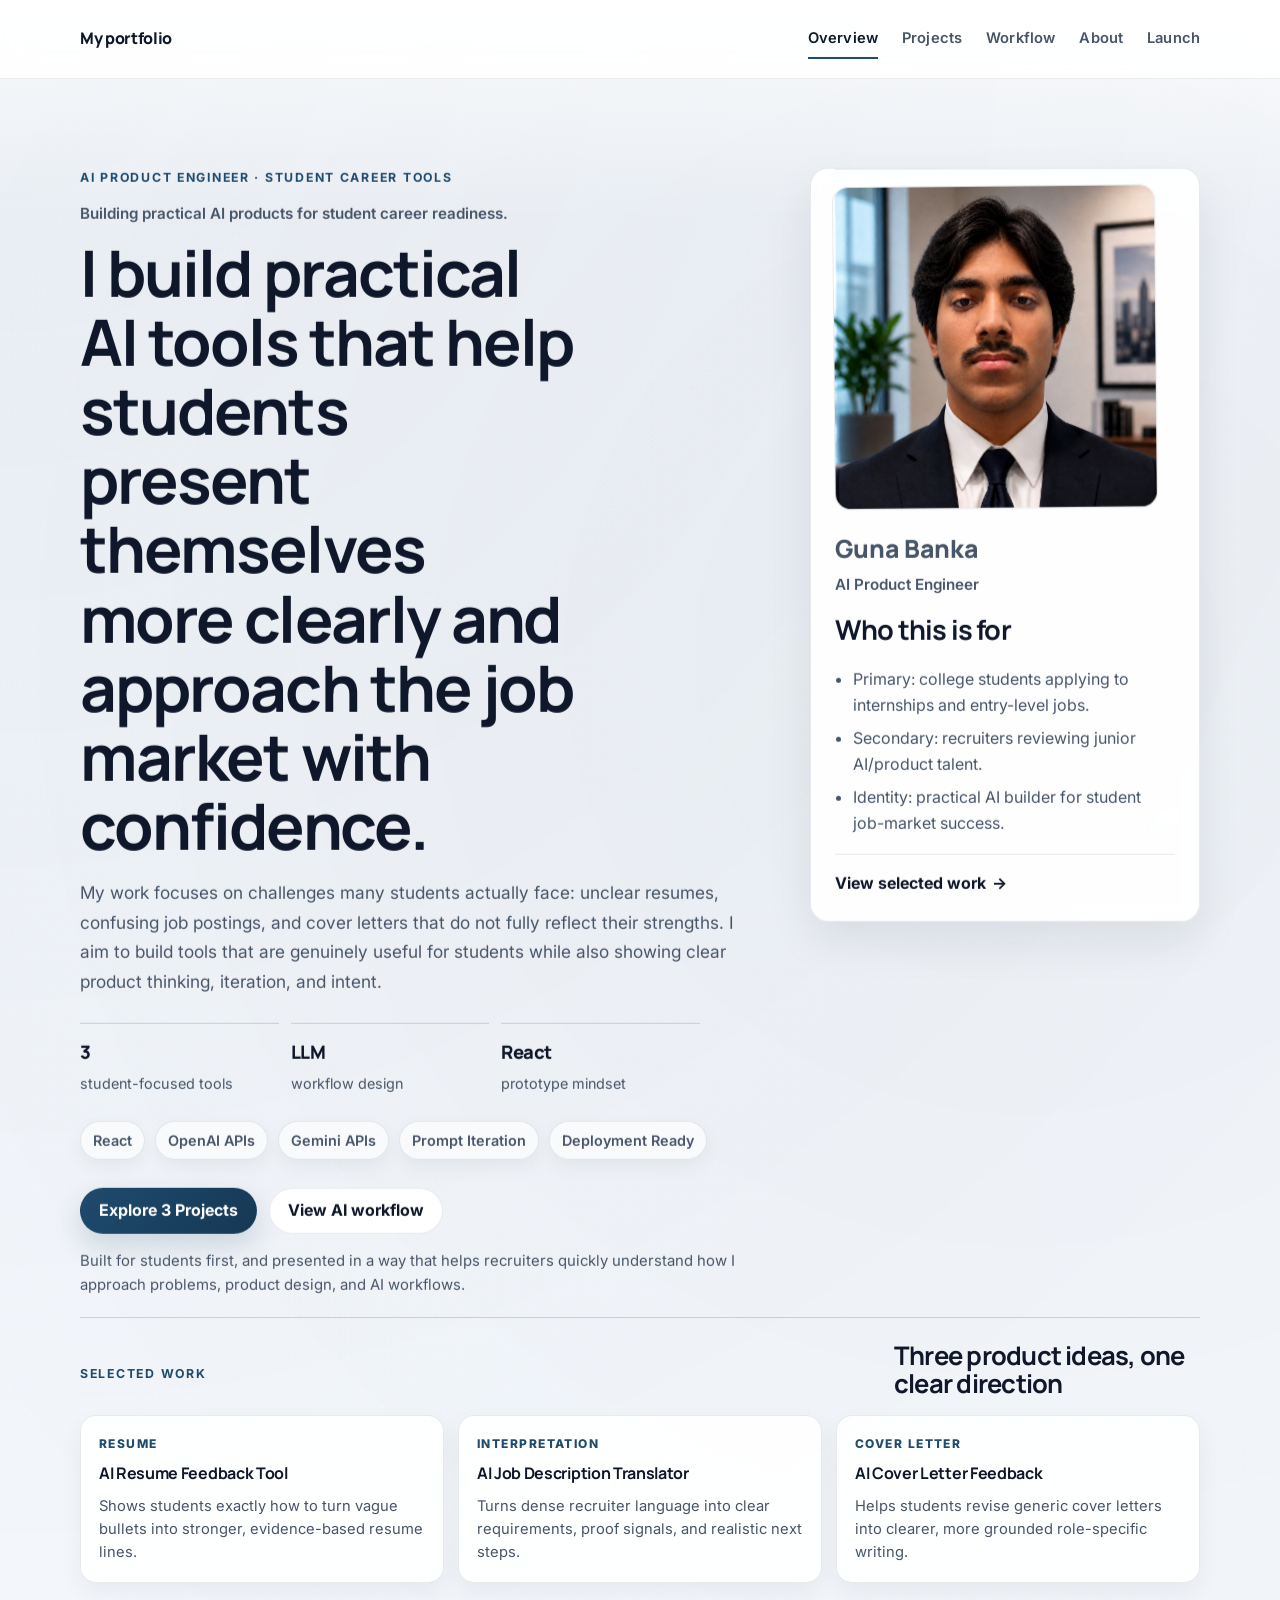
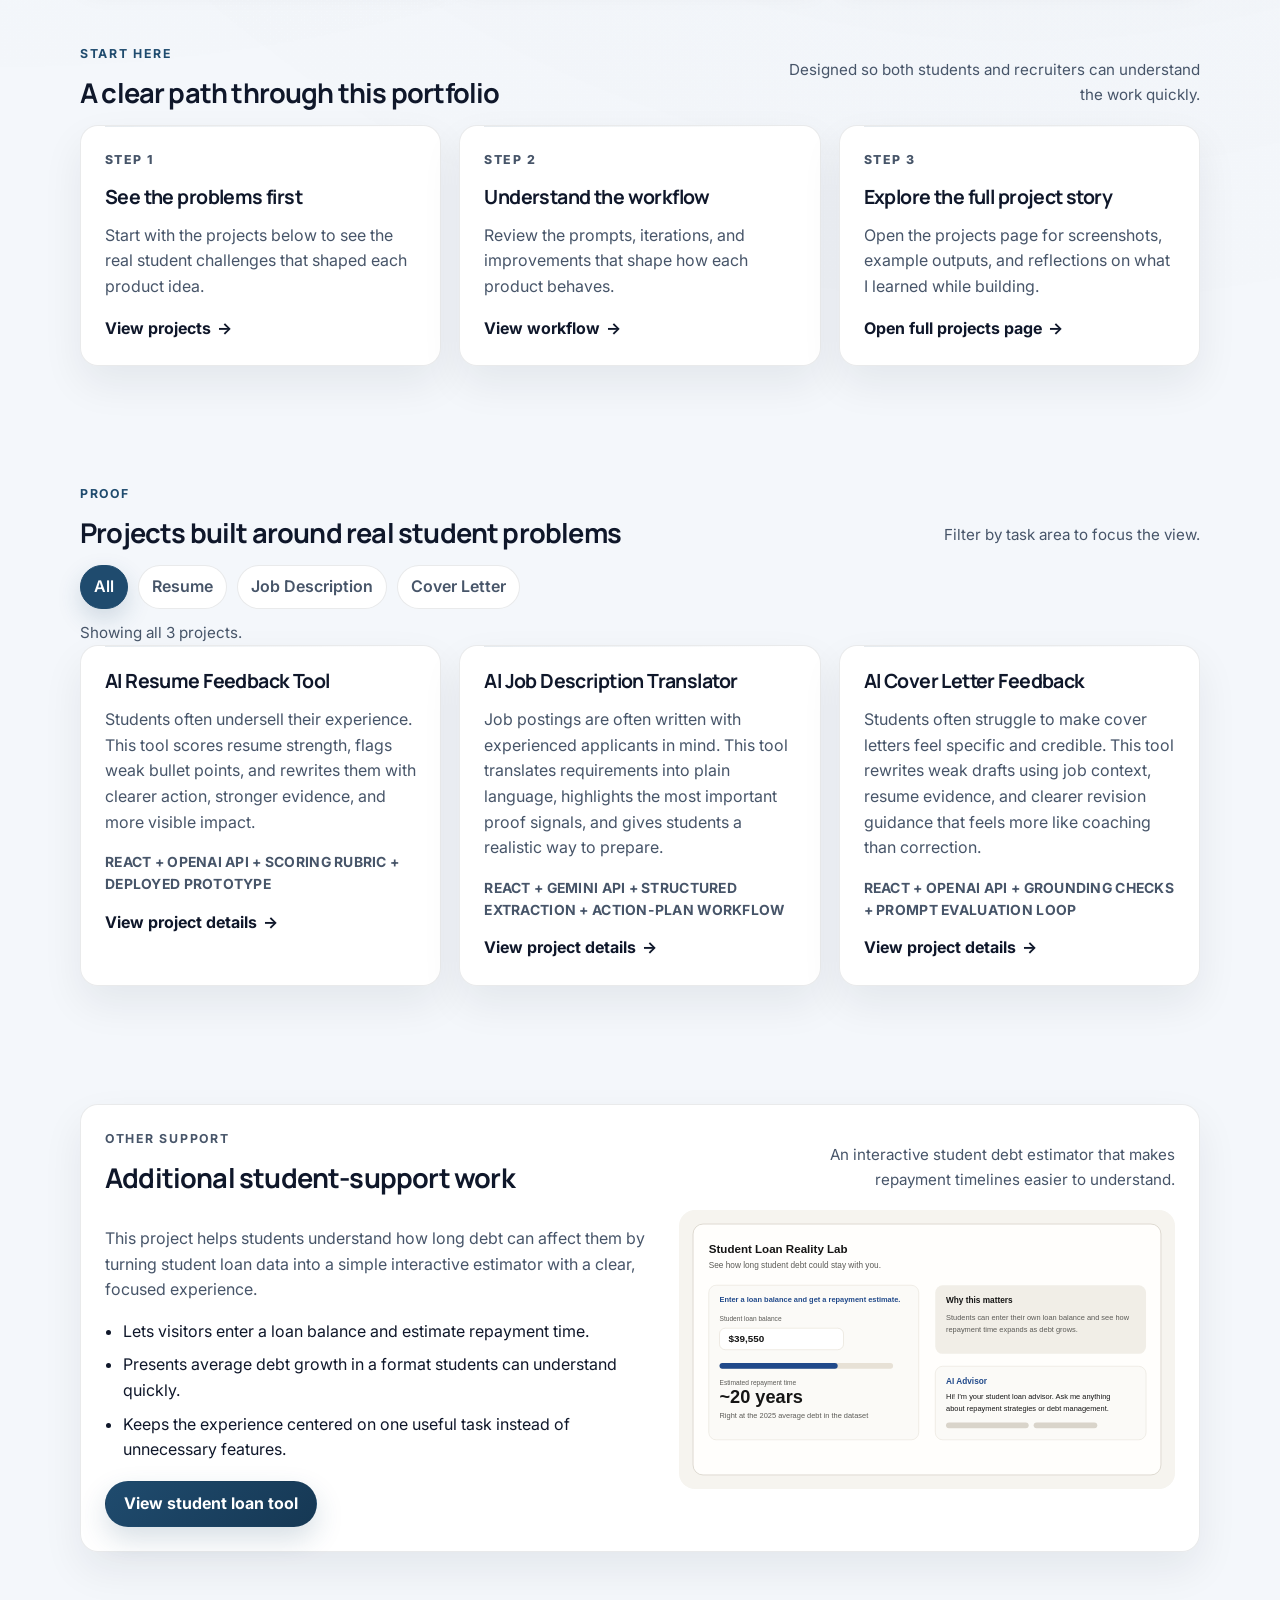
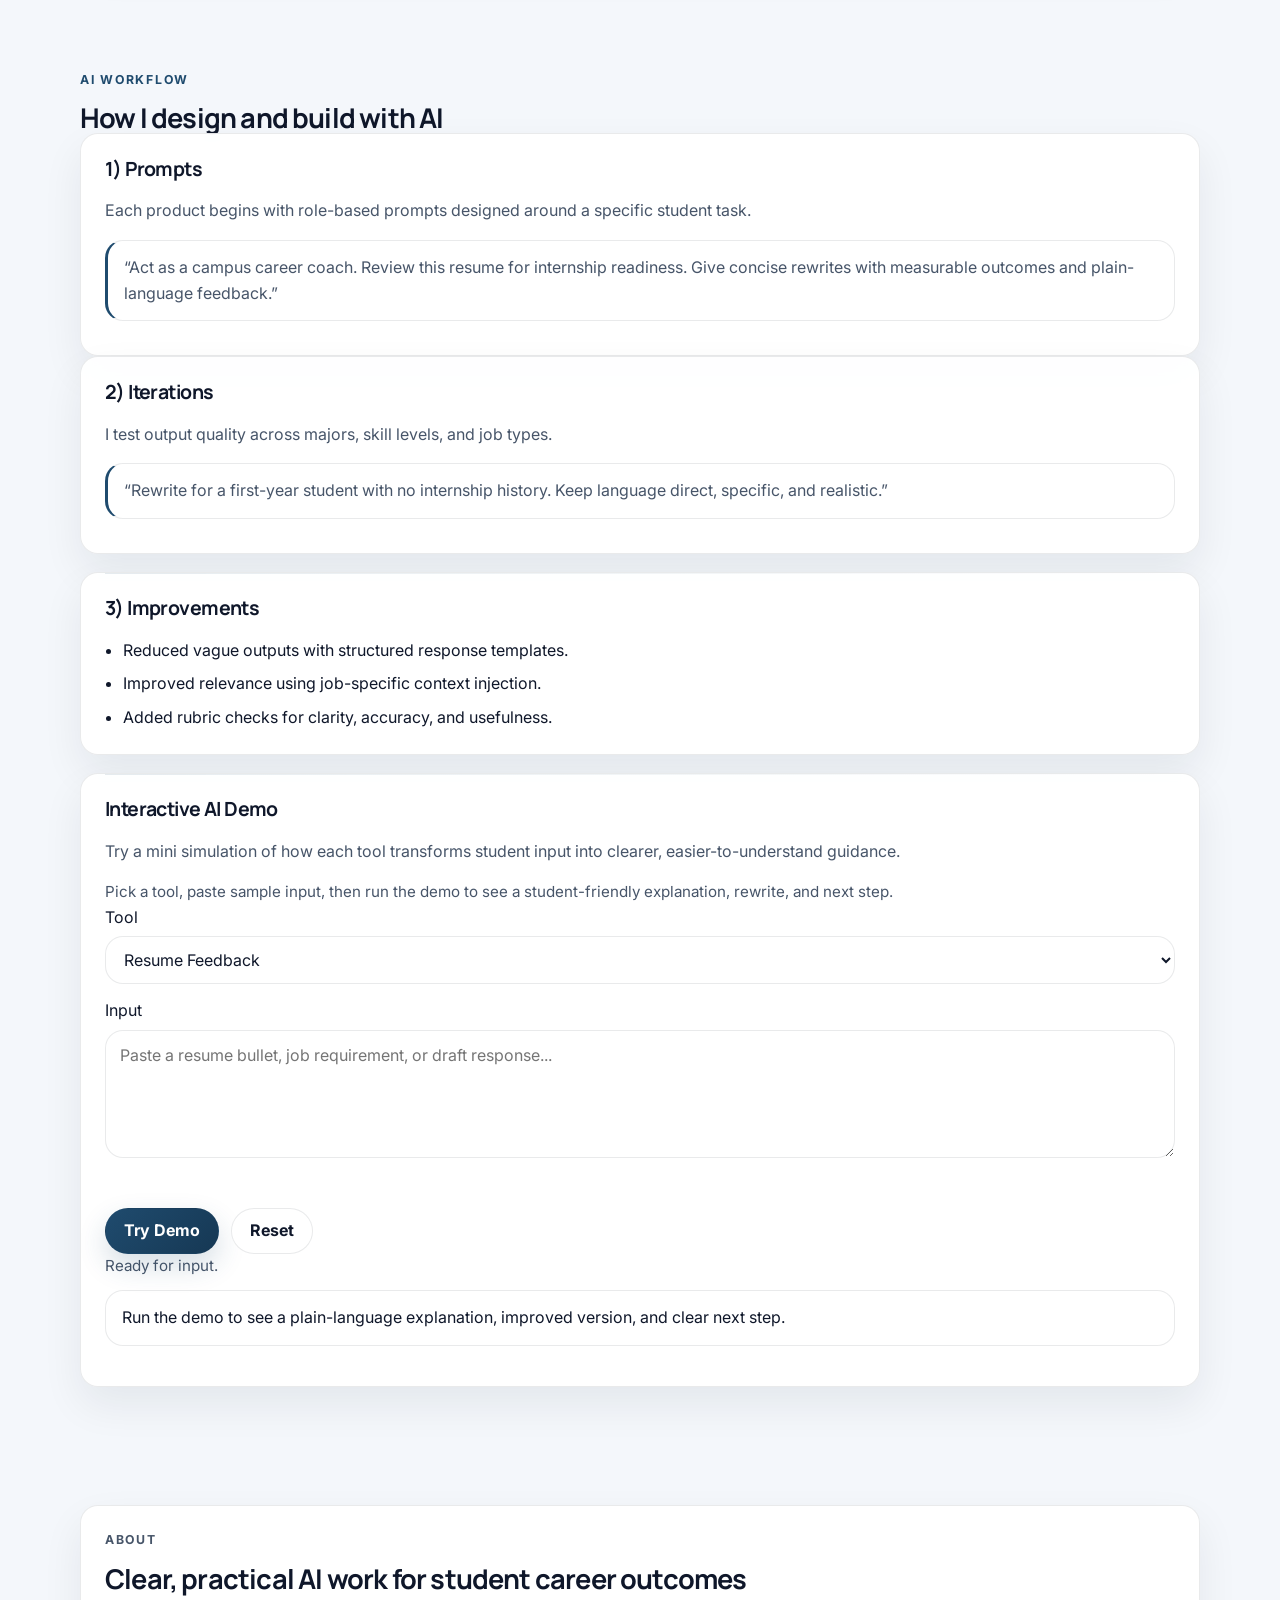
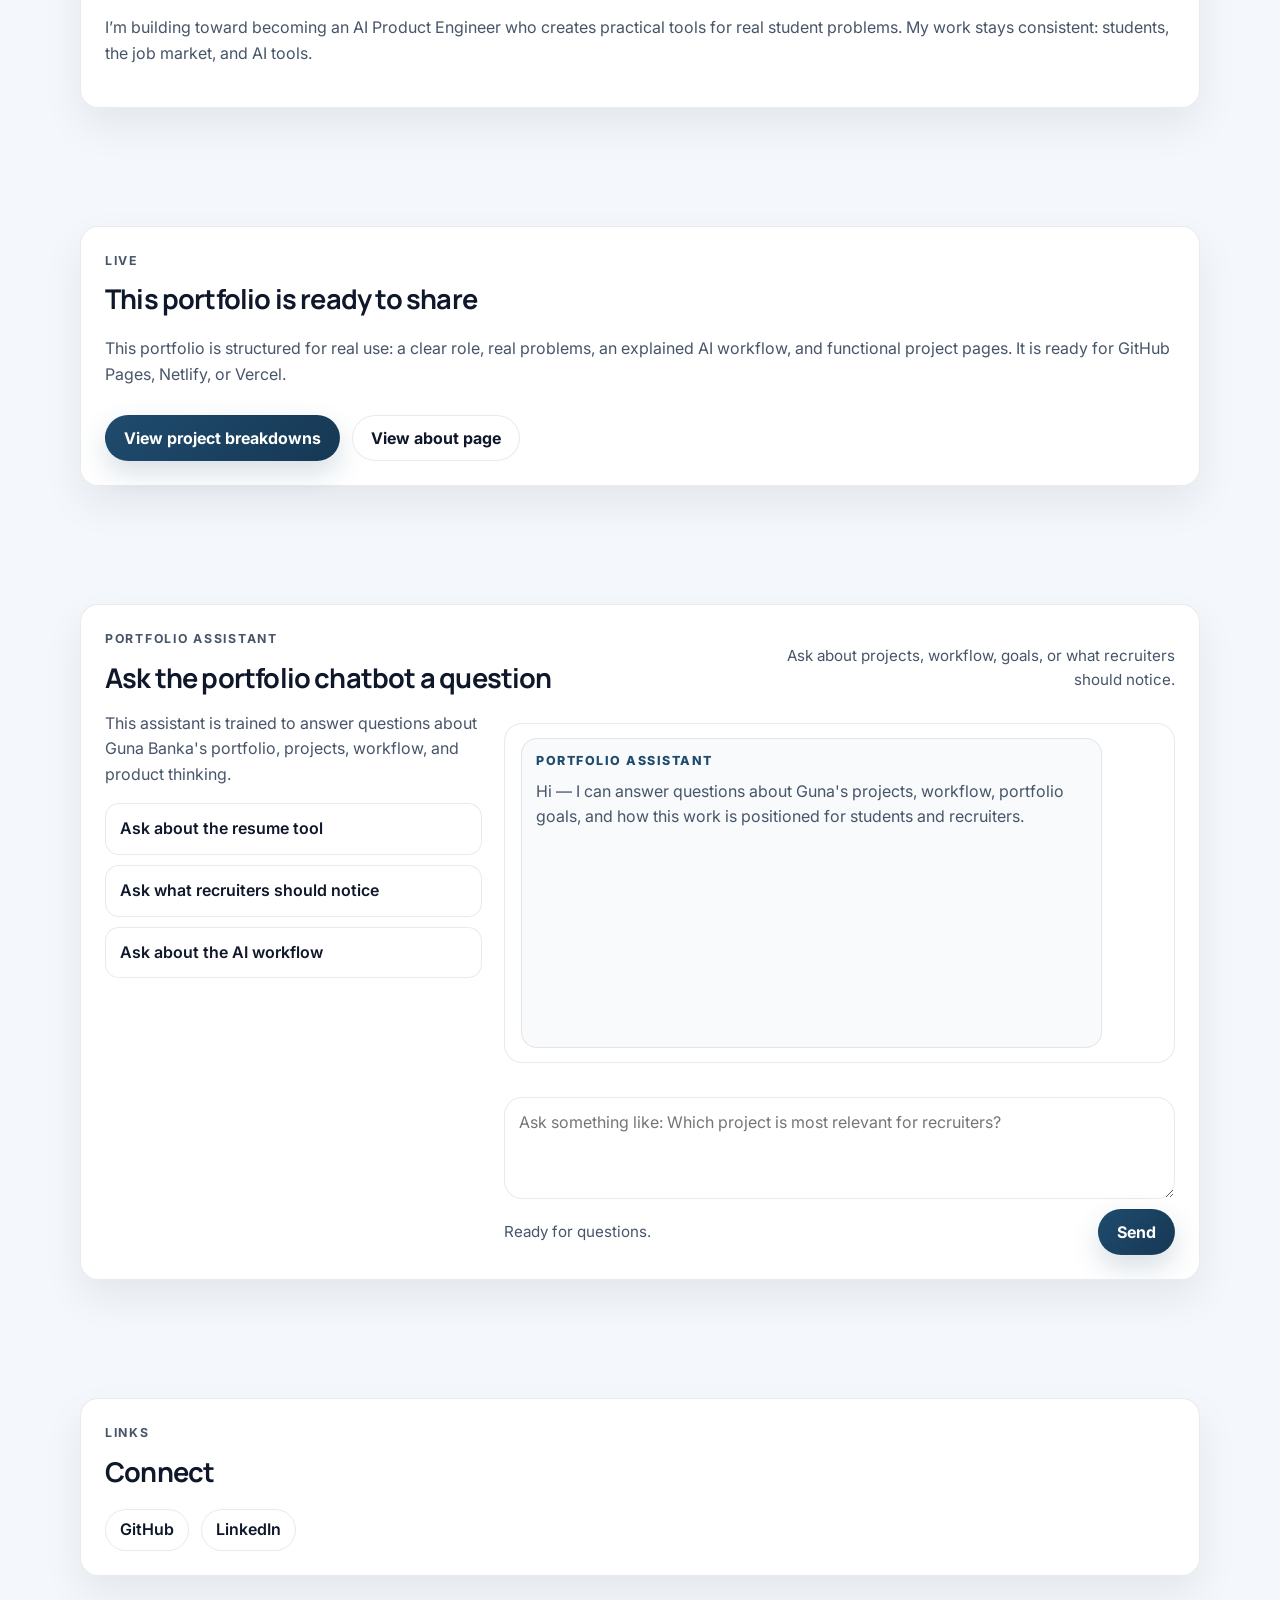
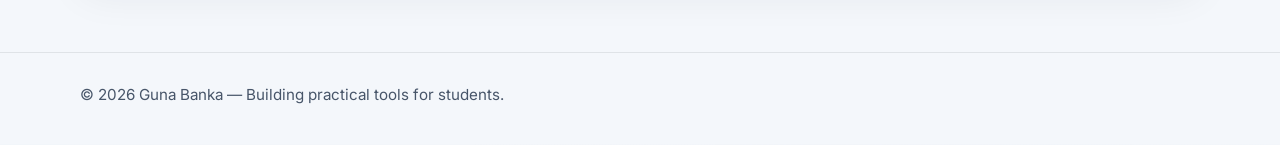
<file: index.html>
<!DOCTYPE html>
<html lang="en">
  <head>
    <meta charset="UTF-8" />
    <meta name="viewport" content="width=device-width, initial-scale=1.0" />
    <title>Guna Banka | AI Product Engineer</title>
    <meta
      name="description"
      content="Portfolio of Guna Banka, an AI Product Engineer building practical AI tools for students entering the job market."
    />
    <link rel="icon" href="images/favicon.svg" type="image/svg+xml" />
    <link rel="stylesheet" href="styles.css" />
  </head>
  <body>
    <a class="skip-link" href="#main">Skip to content</a>

    <header class="site-header">
      <div class="container nav-wrap">
        <a class="site-title" href="index.html">My portfolio</a>
        <button class="menu-btn" data-menu-btn aria-label="Open menu" aria-expanded="false">Menu</button>
        <nav class="nav-links" data-nav aria-label="Main navigation">
          <a href="#main" aria-current="page">Overview</a>
          <a href="#proof">Projects</a>
          <a href="#process">Workflow</a>
          <a href="#about">About</a>
          <a href="#live">Launch</a>
        </nav>
      </div>
    </header>

    <main id="main">
      <section class="hero">
        <div class="container hero-grid">
          <div class="hero-copy">
            <p class="kicker">AI Product Engineer · Student Career Tools</p>
            <p class="hero-intro">Building practical AI products for student career readiness.</p>
            <h1>I build practical AI tools that help students present themselves more clearly and approach the job market with confidence.</h1>
            <p class="lead">
              My work focuses on challenges many students actually face: unclear resumes, confusing job postings, and cover
              letters that do not fully reflect their strengths. I aim to build tools that are genuinely useful for students
              while also showing clear product thinking, iteration, and intent.
            </p>
            <div class="hero-meta" aria-label="Portfolio summary">
              <div class="hero-meta-item">
                <span class="hero-meta-value">3</span>
                <span class="hero-meta-label">student-focused tools</span>
              </div>
              <div class="hero-meta-item">
                <span class="hero-meta-value">LLM</span>
                <span class="hero-meta-label">workflow design</span>
              </div>
              <div class="hero-meta-item">
                <span class="hero-meta-value">React</span>
                <span class="hero-meta-label">prototype mindset</span>
              </div>
            </div>
            <div class="pill-row" aria-label="Core skills and tools">
              <span class="pill">React</span>
              <span class="pill">OpenAI APIs</span>
              <span class="pill">Gemini APIs</span>
              <span class="pill">Prompt Iteration</span>
              <span class="pill">Deployment Ready</span>
            </div>
            <div class="btn-row">
              <a class="btn btn-primary" href="#proof">Explore 3 Projects</a>
              <a class="btn btn-secondary" href="#process">View AI workflow</a>
            </div>
            <p class="hero-supporting-note">Built for students first, and presented in a way that helps recruiters quickly understand how I approach problems, product design, and AI workflows.</p>
          </div>

          <aside class="card hero-card" aria-label="What problems I solve">
            <img
              class="profile-photo"
              src="images/portfolio-picture.png"
              alt="Guna Banka professional headshot"
            />
            <div class="hero-identity">
              <p class="hero-name">Guna Banka</p>
              <p class="hero-role">AI Product Engineer</p>
            </div>
            <h2>Who this is for</h2>
            <ul>
              <li>Primary: college students applying to internships and entry-level jobs.</li>
              <li>Secondary: recruiters reviewing junior AI/product talent.</li>
              <li>Identity: practical AI builder for student job-market success.</li>
            </ul>
            <div class="hero-card-footer">
              <a class="project-link" href="#proof">View selected work</a>
            </div>
          </aside>
        </div>
        <div class="container featured-strip-wrap">
          <section class="featured-strip" aria-labelledby="featured-strip-title">
            <div class="featured-strip-head">
              <p class="kicker">Selected Work</p>
              <h2 id="featured-strip-title">Three product ideas, one clear direction</h2>
            </div>
            <div class="featured-strip-grid">
              <a class="featured-item" href="projects.html#resume-feedback">
                <span class="featured-label">Resume</span>
                <strong>AI Resume Feedback Tool</strong>
                <span>Shows students exactly how to turn vague bullets into stronger, evidence-based resume lines.</span>
              </a>
              <a class="featured-item" href="projects.html#job-translator">
                <span class="featured-label">Interpretation</span>
                <strong>AI Job Description Translator</strong>
                <span>Turns dense recruiter language into clear requirements, proof signals, and realistic next steps.</span>
              </a>
              <a class="featured-item" href="projects.html#cover-letter-feedback">
                <span class="featured-label">Cover Letter</span>
                <strong>AI Cover Letter Feedback</strong>
                <span>Helps students revise generic cover letters into clearer, more grounded role-specific writing.</span>
              </a>
            </div>
          </section>
        </div>
      </section>

      <section class="section section-tight" aria-labelledby="start-here-title">
        <div class="container">
          <div class="section-head-inline">
            <div>
              <p class="kicker">Start Here</p>
              <h2 class="section-title" id="start-here-title">A clear path through this portfolio</h2>
            </div>
              <p class="section-caption">Designed so both students and recruiters can understand the work quickly.</p>
          </div>
          <div class="grid journey-grid">
            <article class="card journey-card">
              <p class="step-tag">Step 1</p>
              <h3>See the problems first</h3>
              <p>Start with the projects below to see the real student challenges that shaped each product idea.</p>
              <a class="project-link" href="#proof">View projects</a>
            </article>
            <article class="card journey-card">
              <p class="step-tag">Step 2</p>
              <h3>Understand the workflow</h3>
              <p>Review the prompts, iterations, and improvements that shape how each product behaves.</p>
              <a class="project-link" href="#process">View workflow</a>
            </article>
            <article class="card journey-card">
              <p class="step-tag">Step 3</p>
              <h3>Explore the full project story</h3>
              <p>Open the projects page for screenshots, example outputs, and reflections on what I learned while building.</p>
              <a class="project-link" href="projects.html">Open full projects page</a>
            </article>
          </div>
        </div>
      </section>

      <section class="section" id="proof">
        <div class="container">
          <div class="section-head-inline">
            <div>
              <p class="kicker">Proof</p>
              <h2 class="section-title">Projects built around real student problems</h2>
            </div>
            <p class="section-caption">Filter by task area to focus the view.</p>
          </div>
          <div class="filter-row" role="group" aria-label="Filter projects">
            <button class="filter-btn active" data-filter="all" type="button">All</button>
            <button class="filter-btn" data-filter="resume" type="button">Resume</button>
            <button class="filter-btn" data-filter="job" type="button">Job Description</button>
            <button class="filter-btn" data-filter="cover-letter" type="button">Cover Letter</button>
          </div>
          <p class="status-text" id="filterStatus" aria-live="polite">Showing all 3 projects.</p>
          <div class="grid projects-grid">
            <article class="card project-card" data-category="resume">
              <h3>AI Resume Feedback Tool</h3>
              <p>
                Students often undersell their experience. This tool scores resume strength, flags weak bullet points, and
                rewrites them with clearer action, stronger evidence, and more visible impact.
              </p>
              <p class="project-meta">React + OpenAI API + scoring rubric + deployed prototype</p>
              <a class="project-link" href="projects.html#resume-feedback">View project details</a>
            </article>

            <article class="card project-card" data-category="job">
              <h3>AI Job Description Translator</h3>
              <p>
                Job postings are often written with experienced applicants in mind. This tool translates requirements into
                plain language, highlights the most important proof signals, and gives students a realistic way to prepare.
              </p>
              <p class="project-meta">React + Gemini API + structured extraction + action-plan workflow</p>
              <a class="project-link" href="projects.html#job-translator">View project details</a>
            </article>

            <article class="card project-card" data-category="cover-letter">
              <h3>AI Cover Letter Feedback</h3>
              <p>
                Students often struggle to make cover letters feel specific and credible. This tool rewrites weak drafts using
                job context, resume evidence, and clearer revision guidance that feels more like coaching than correction.
              </p>
              <p class="project-meta">React + OpenAI API + grounding checks + prompt evaluation loop</p>
              <a class="project-link" href="projects.html#cover-letter-feedback">View project details</a>
            </article>
          </div>
        </div>
      </section>

      <section class="section" id="other-help">
        <div class="container card support-project-card">
          <div class="section-head-inline">
            <div>
              <p class="kicker">Other Support</p>
              <h2 class="section-title">Additional student-support work</h2>
            </div>
            <p class="section-caption">An interactive student debt estimator that makes repayment timelines easier to understand.</p>
          </div>
          <div class="support-project-grid">
            <div>
              <p>
                This project helps students understand how long debt can affect them by turning student loan data into a
                simple interactive estimator with a clear, focused experience.
              </p>
              <ul class="list-check">
                <li>Lets visitors enter a loan balance and estimate repayment time.</li>
                <li>Presents average debt growth in a format students can understand quickly.</li>
                <li>Keeps the experience centered on one useful task instead of unnecessary features.</li>
              </ul>
              <div class="btn-row">
                <a class="btn btn-primary" href="student-loans.html">View student loan tool</a>
              </div>
            </div>
            <a class="screenshot screenshot-trigger" href="student-loans.html" aria-label="Open the student loan estimator page">
              <img class="project-demo-image" src="images/student-loan-estimator-demo.svg" alt="Preview of the student loan estimator page with repayment estimate cards" />
            </a>
          </div>
        </div>
      </section>

      <section class="section" id="process">
        <div class="container">
          <p class="kicker">AI Workflow</p>
          <h2 class="section-title">How I design and build with AI</h2>
          <div class="about-grid">
            <article class="card">
              <h3>1) Prompts</h3>
              <p>Each product begins with role-based prompts designed around a specific student task.</p>
              <div class="prompt-box">
                “Act as a campus career coach. Review this resume for internship readiness. Give concise rewrites with
                measurable outcomes and plain-language feedback.”
              </div>
            </article>

            <article class="card">
              <h3>2) Iterations</h3>
              <p>I test output quality across majors, skill levels, and job types.</p>
              <div class="prompt-box">
                “Rewrite for a first-year student with no internship history. Keep language direct, specific, and realistic.”
              </div>
            </article>
          </div>

          <article class="card process-improvements">
            <h3>3) Improvements</h3>
            <ul class="list-check">
              <li>Reduced vague outputs with structured response templates.</li>
              <li>Improved relevance using job-specific context injection.</li>
              <li>Added rubric checks for clarity, accuracy, and usefulness.</li>
            </ul>
          </article>

          <article class="card ai-demo-card">
            <h3>Interactive AI Demo</h3>
            <p>Try a mini simulation of how each tool transforms student input into clearer, easier-to-understand guidance.</p>
            <p class="status-text">Pick a tool, paste sample input, then run the demo to see a student-friendly explanation, rewrite, and next step.</p>
            <label for="demoTool">Tool</label>
            <select id="demoTool" class="demo-select">
              <option value="resume">Resume Feedback</option>
              <option value="job">Job Translator</option>
              <option value="cover-letter">Cover Letter Feedback</option>
            </select>
            <label for="demoInput">Input</label>
            <textarea id="demoInput" class="demo-input" rows="4" placeholder="Paste a resume bullet, job requirement, or draft response..."></textarea>
            <div class="btn-row">
              <button class="btn btn-primary" id="runDemo" type="button">Try Demo</button>
              <button class="btn btn-secondary" id="resetDemo" type="button">Reset</button>
            </div>
            <p class="status-text" id="demoStatus" aria-live="polite">Ready for input.</p>
            <div class="output-box" id="demoOutput" aria-live="polite">Run the demo to see a plain-language explanation, improved version, and clear next step.</div>
          </article>
        </div>
      </section>

      <section class="section" id="about">
        <div class="container card">
          <p class="kicker">About</p>
          <h2>Clear, practical AI work for student career outcomes</h2>
          <p>
            I’m building toward becoming an AI Product Engineer who creates practical tools for real student problems. My
            work stays consistent: students, the job market, and AI tools.
          </p>
        </div>
      </section>

      <section class="section" id="live">
        <div class="container card">
          <p class="kicker">Live</p>
          <h2>This portfolio is ready to share</h2>
          <p>
            This portfolio is structured for real use: a clear role, real problems, an explained AI workflow, and
            functional project pages. It is ready for GitHub Pages, Netlify, or Vercel.
          </p>
          <div class="btn-row">
            <a class="btn btn-primary" href="projects.html">View project breakdowns</a>
            <a class="btn btn-secondary" href="about.html">View about page</a>
          </div>
        </div>
      </section>

      <section class="section" id="assistant">
        <div class="container card chat-card">
          <div class="section-head-inline">
            <div>
              <p class="kicker">Portfolio Assistant</p>
              <h2 class="section-title">Ask the portfolio chatbot a question</h2>
            </div>
            <p class="section-caption">Ask about projects, workflow, goals, or what recruiters should notice.</p>
          </div>
          <div class="chat-layout">
            <div>
              <p class="chat-intro">
                This assistant is trained to answer questions about Guna Banka's portfolio, projects, workflow, and
                product thinking.
              </p>
              <div class="chat-suggestions" aria-label="Suggested chatbot questions">
                <button class="chat-suggestion" type="button" data-chat-suggestion="What problem does the resume feedback project solve?">
                  Ask about the resume tool
                </button>
                <button class="chat-suggestion" type="button" data-chat-suggestion="How does this portfolio show recruiter-ready product thinking?">
                  Ask what recruiters should notice
                </button>
                <button class="chat-suggestion" type="button" data-chat-suggestion="What makes Guna's AI workflow practical instead of generic?">
                  Ask about the AI workflow
                </button>
              </div>
            </div>
            <div class="chat-shell">
              <div class="chat-messages output-box" id="chatMessages" aria-live="polite">
                <article class="chat-message chat-message-assistant">
                  <p class="chat-role">Portfolio Assistant</p>
                  <p>
                    Hi — I can answer questions about Guna's projects, workflow, portfolio goals, and how this work is
                    positioned for students and recruiters.
                  </p>
                </article>
              </div>
              <form class="chat-form" id="chatForm">
                <label class="sr-only" for="chatInput">Ask the portfolio assistant a question</label>
                <textarea
                  id="chatInput"
                  class="demo-input chat-input"
                  rows="3"
                  placeholder="Ask something like: Which project is most relevant for recruiters?"
                ></textarea>
                <div class="chat-form-row">
                  <p class="status-text" id="chatStatus" aria-live="polite">Ready for questions.</p>
                  <button class="btn btn-primary" id="sendChat" type="submit">Send</button>
                </div>
              </form>
            </div>
          </div>
        </div>
      </section>

      <section class="section">
        <div class="container card">
          <p class="kicker">Links</p>
          <h2>Connect</h2>
          <div class="external-links" aria-label="Portfolio links">
            <a class="ext-link" href="https://github.com/gdb22" target="_blank" rel="noopener noreferrer">GitHub</a>
            <a
              class="ext-link"
              href="https://www.linkedin.com/in/guna-banka-785179269/"
              target="_blank"
              rel="noopener noreferrer"
              >LinkedIn</a
            >
          </div>
        </div>
      </section>
    </main>

    <footer class="site-footer">
      <div class="container">© <span data-year></span> Guna Banka — Building practical tools for students.</div>
    </footer>

    <button class="back-to-top" type="button" id="backToTop" aria-label="Back to top">↑ Top</button>

    <script src="script.js"></script>
  </body>
</html>
</file>
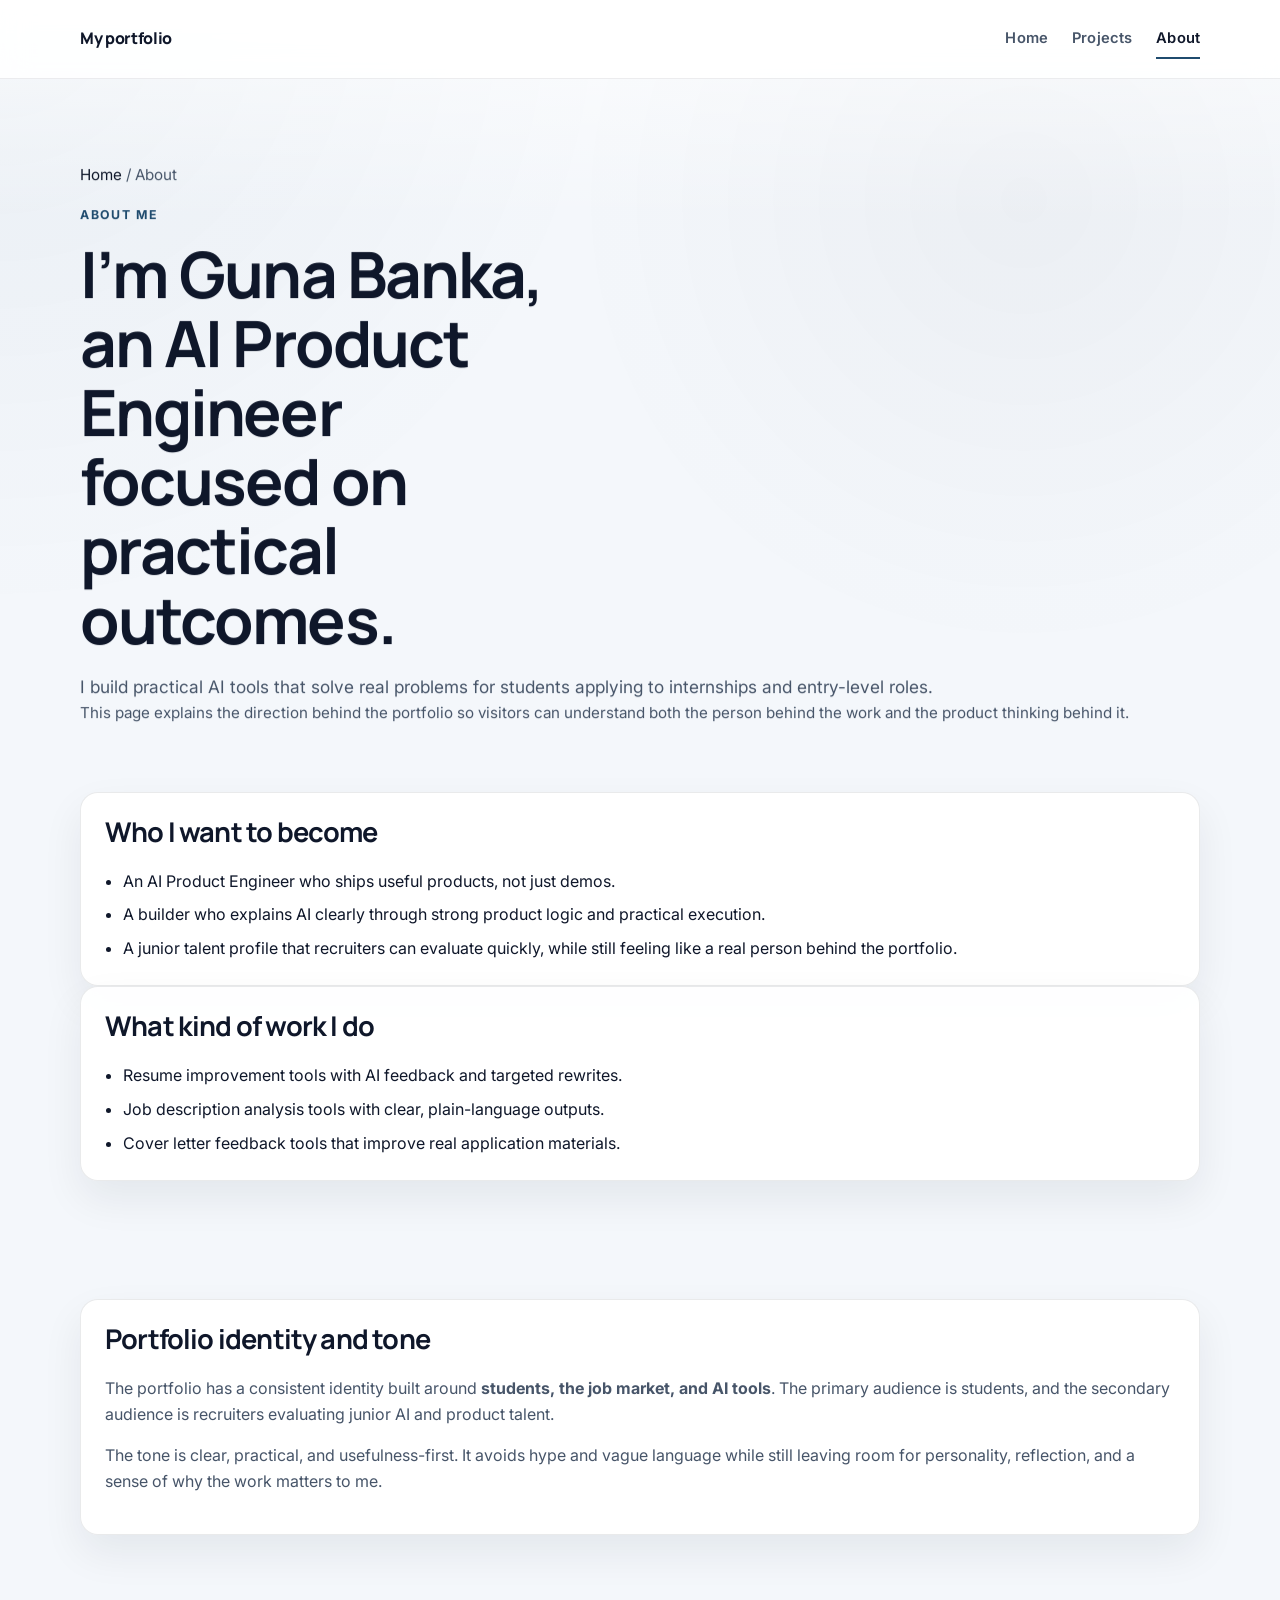
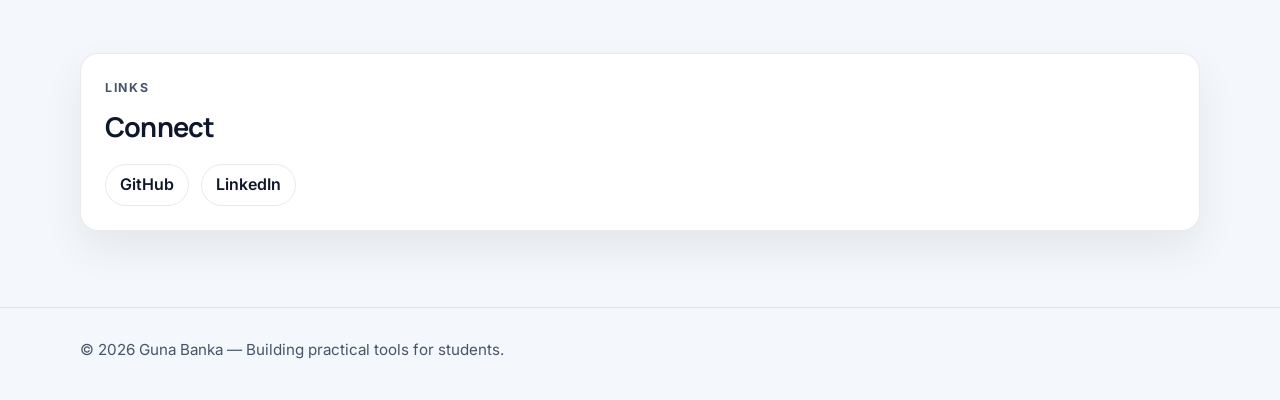
<file: about.html>
<!DOCTYPE html>
<html lang="en">
  <head>
    <meta charset="UTF-8" />
    <meta name="viewport" content="width=device-width, initial-scale=1.0" />
    <title>About | Guna Banka</title>
    <meta
      name="description"
      content="About Guna Banka's direction as an AI Product Engineer building practical student job market tools."
    />
    <link rel="icon" href="images/favicon.svg" type="image/svg+xml" />
    <link rel="stylesheet" href="styles.css" />
  </head>
  <body>
    <a class="skip-link" href="#main">Skip to content</a>

    <header class="site-header">
      <div class="container nav-wrap">
        <a class="site-title" href="index.html">My portfolio</a>
        <button class="menu-btn" data-menu-btn aria-label="Open menu" aria-expanded="false">Menu</button>
        <nav class="nav-links" data-nav aria-label="Main navigation">
          <a href="index.html">Home</a>
          <a href="projects.html">Projects</a>
          <a href="about.html" aria-current="page">About</a>
        </nav>
      </div>
    </header>

    <main id="main">
      <section class="page-hero">
        <div class="container">
          <p class="breadcrumb"><a href="index.html">Home</a> / <span>About</span></p>
          <p class="kicker">About Me</p>
          <h1>I’m Guna Banka, an AI Product Engineer focused on practical outcomes.</h1>
          <p class="lead">
            I build practical AI tools that solve real problems for students applying to internships and entry-level roles.
          </p>
          <p class="mini-label">This page explains the direction behind the portfolio so visitors can understand both the person behind the work and the product thinking behind it.</p>
        </div>
      </section>

      <section class="section">
        <div class="container about-grid">
          <article class="card">
            <h2>Who I want to become</h2>
            <ul class="list-check">
              <li>An AI Product Engineer who ships useful products, not just demos.</li>
              <li>A builder who explains AI clearly through strong product logic and practical execution.</li>
              <li>A junior talent profile that recruiters can evaluate quickly, while still feeling like a real person behind the portfolio.</li>
            </ul>
          </article>

          <article class="card">
            <h2>What kind of work I do</h2>
            <ul class="list-check">
              <li>Resume improvement tools with AI feedback and targeted rewrites.</li>
              <li>Job description analysis tools with clear, plain-language outputs.</li>
              <li>Cover letter feedback tools that improve real application materials.</li>
            </ul>
          </article>
        </div>
      </section>

      <section class="section">
        <div class="container card">
          <h2>Portfolio identity and tone</h2>
          <p>
            The portfolio has a consistent identity built around <strong>students, the job market, and AI tools</strong>.
            The primary audience is students, and the secondary audience is recruiters evaluating junior AI and product talent.
          </p>
          <p>
            The tone is clear, practical, and usefulness-first. It avoids hype and vague language while still leaving room
            for personality, reflection, and a sense of why the work matters to me.
          </p>
        </div>
      </section>

      <section class="section">
        <div class="container card">
          <p class="kicker">Links</p>
          <h2>Connect</h2>
          <div class="external-links" aria-label="Portfolio links">
            <a class="ext-link" href="https://github.com/gdb22" target="_blank" rel="noopener noreferrer">GitHub</a>
            <a
              class="ext-link"
              href="https://www.linkedin.com/in/guna-banka-785179269/"
              target="_blank"
              rel="noopener noreferrer"
              >LinkedIn</a
            >
          </div>
        </div>
      </section>
    </main>

    <footer class="site-footer">
      <div class="container">© <span data-year></span> Guna Banka — Building practical tools for students.</div>
    </footer>

    <script src="script.js"></script>
  </body>
</html>
</file>
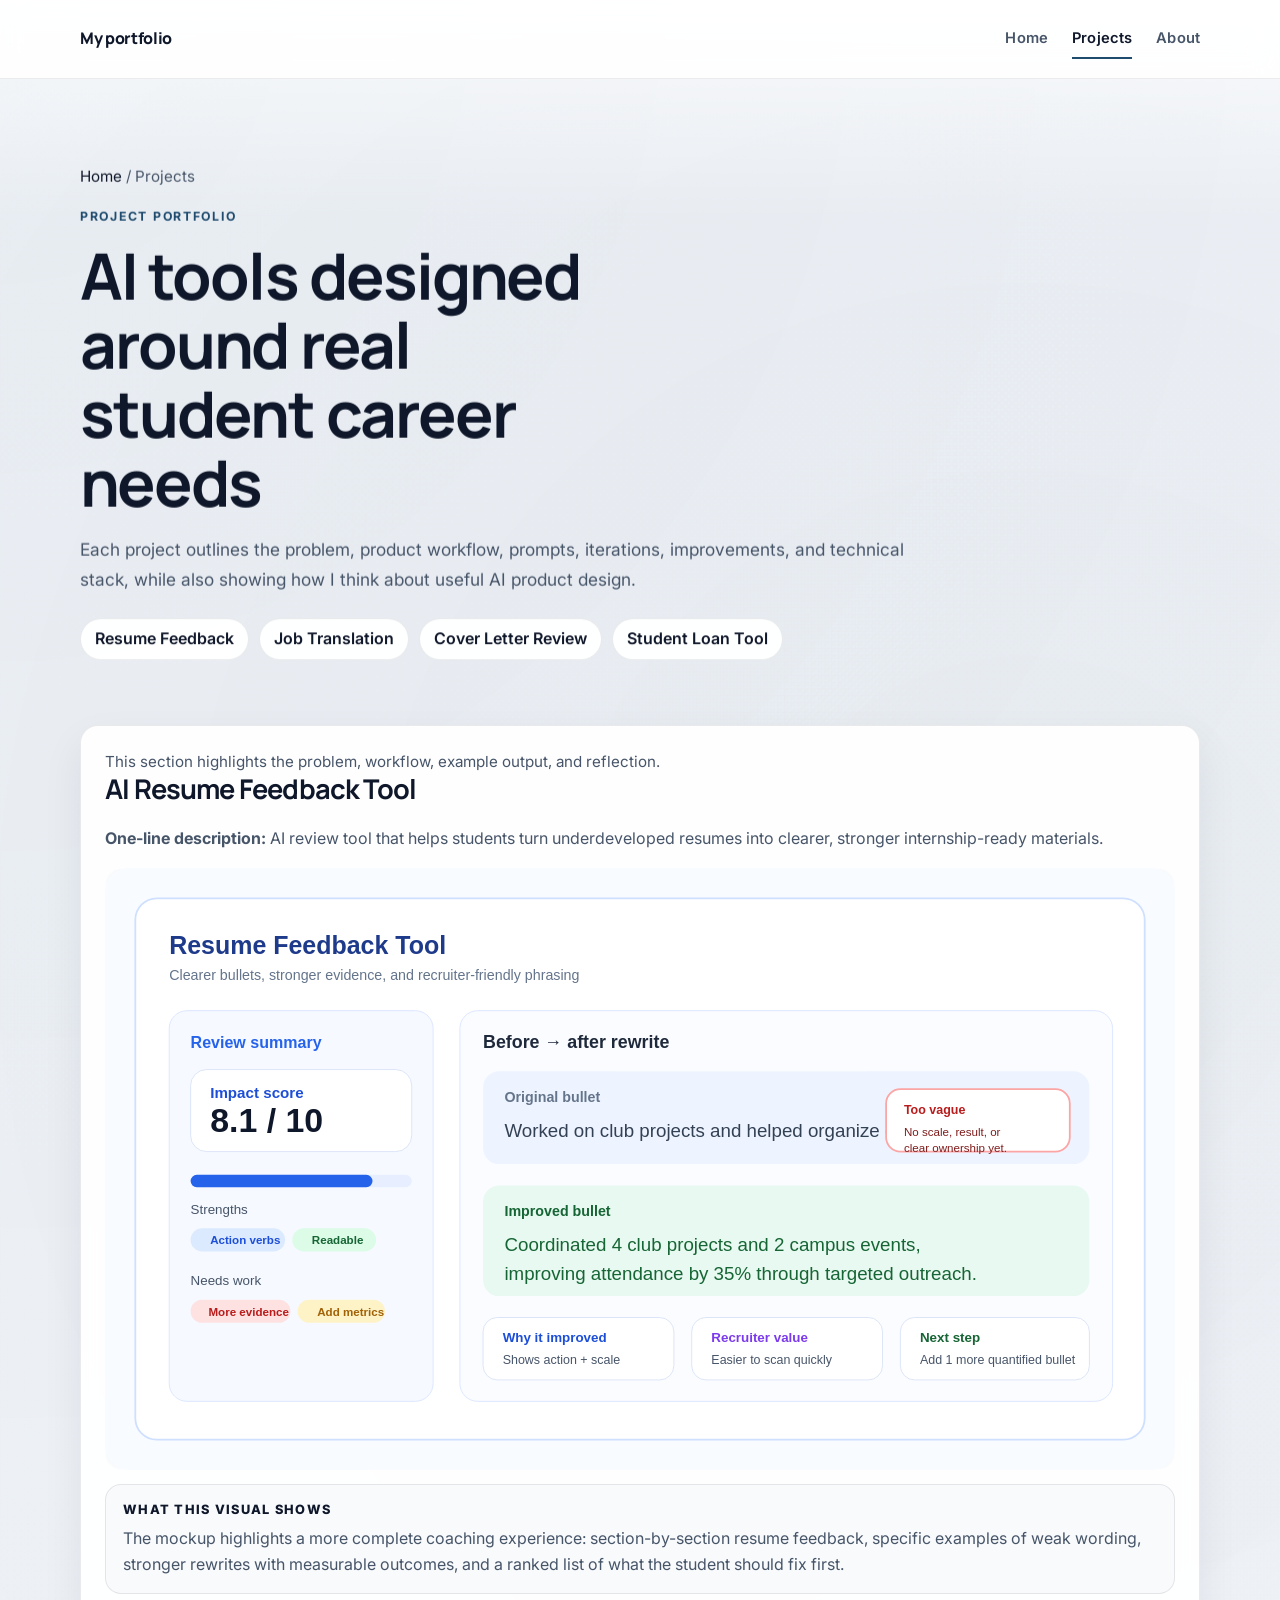
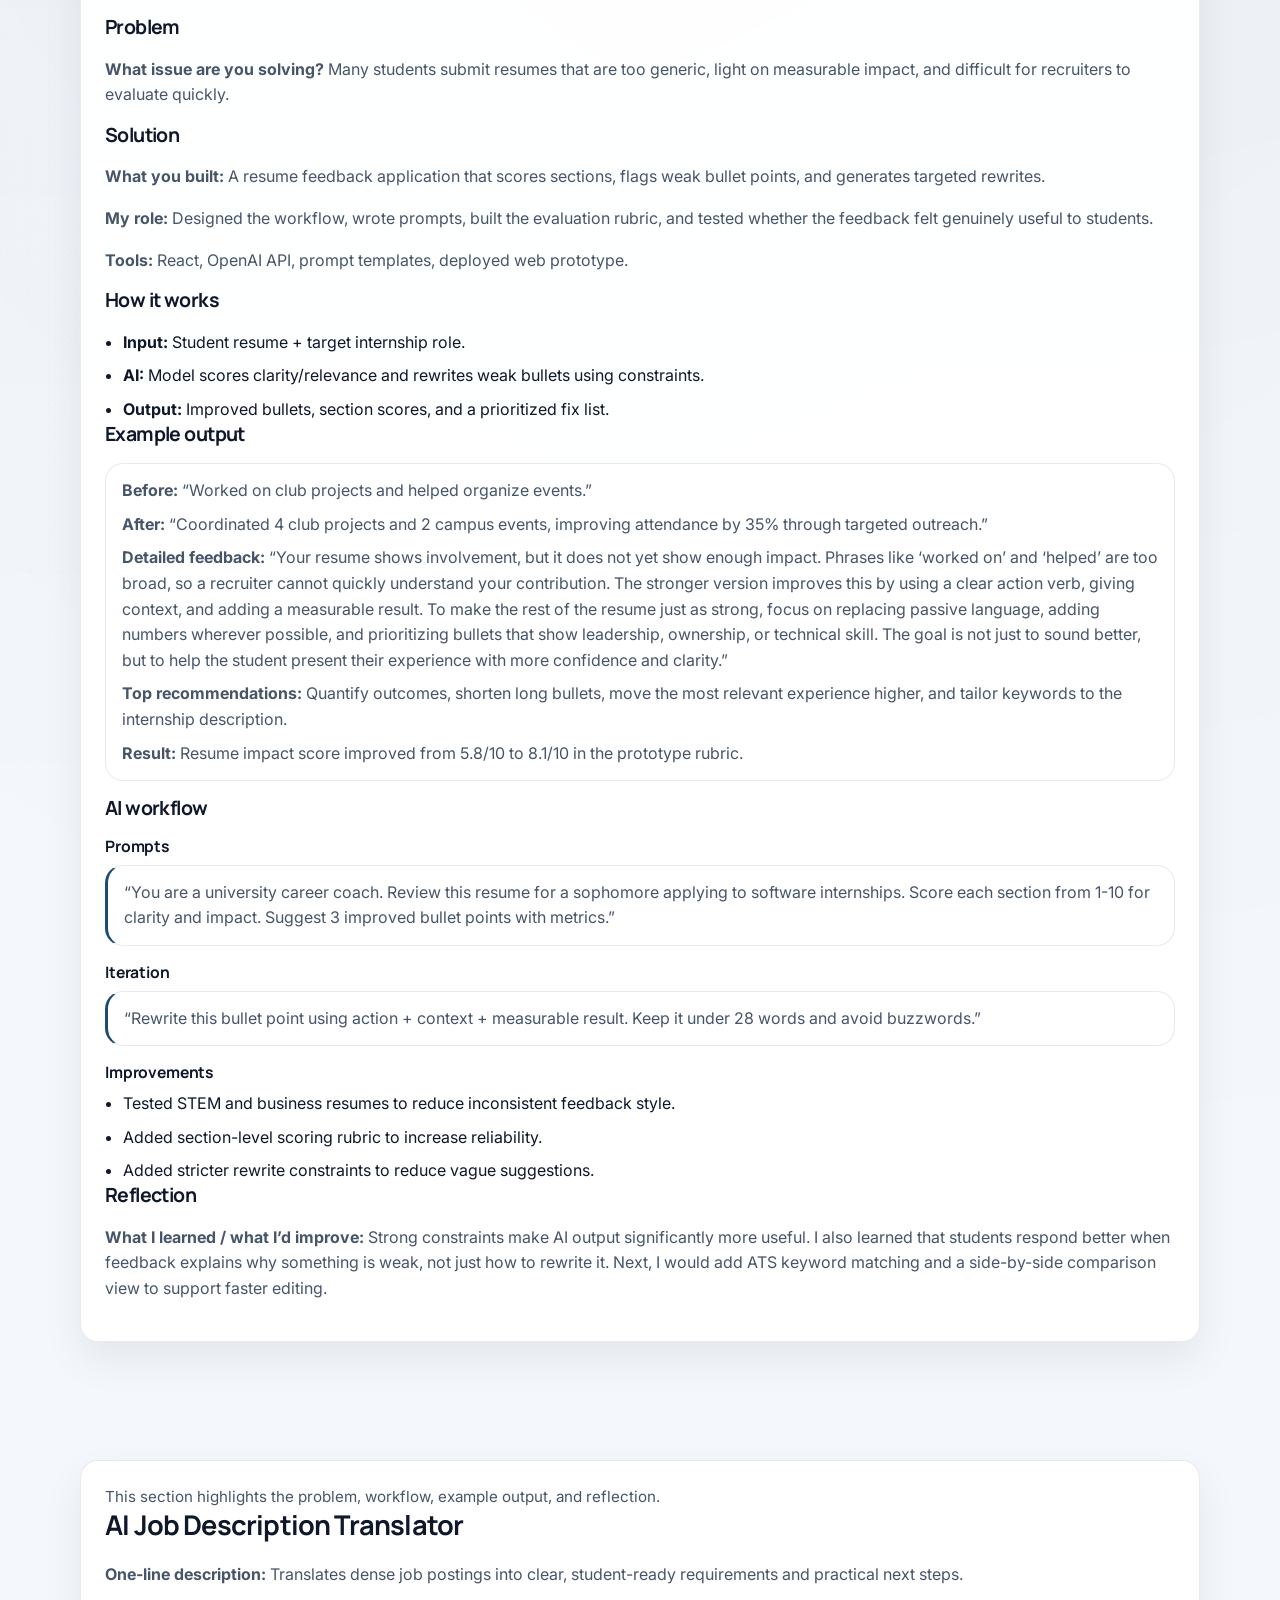
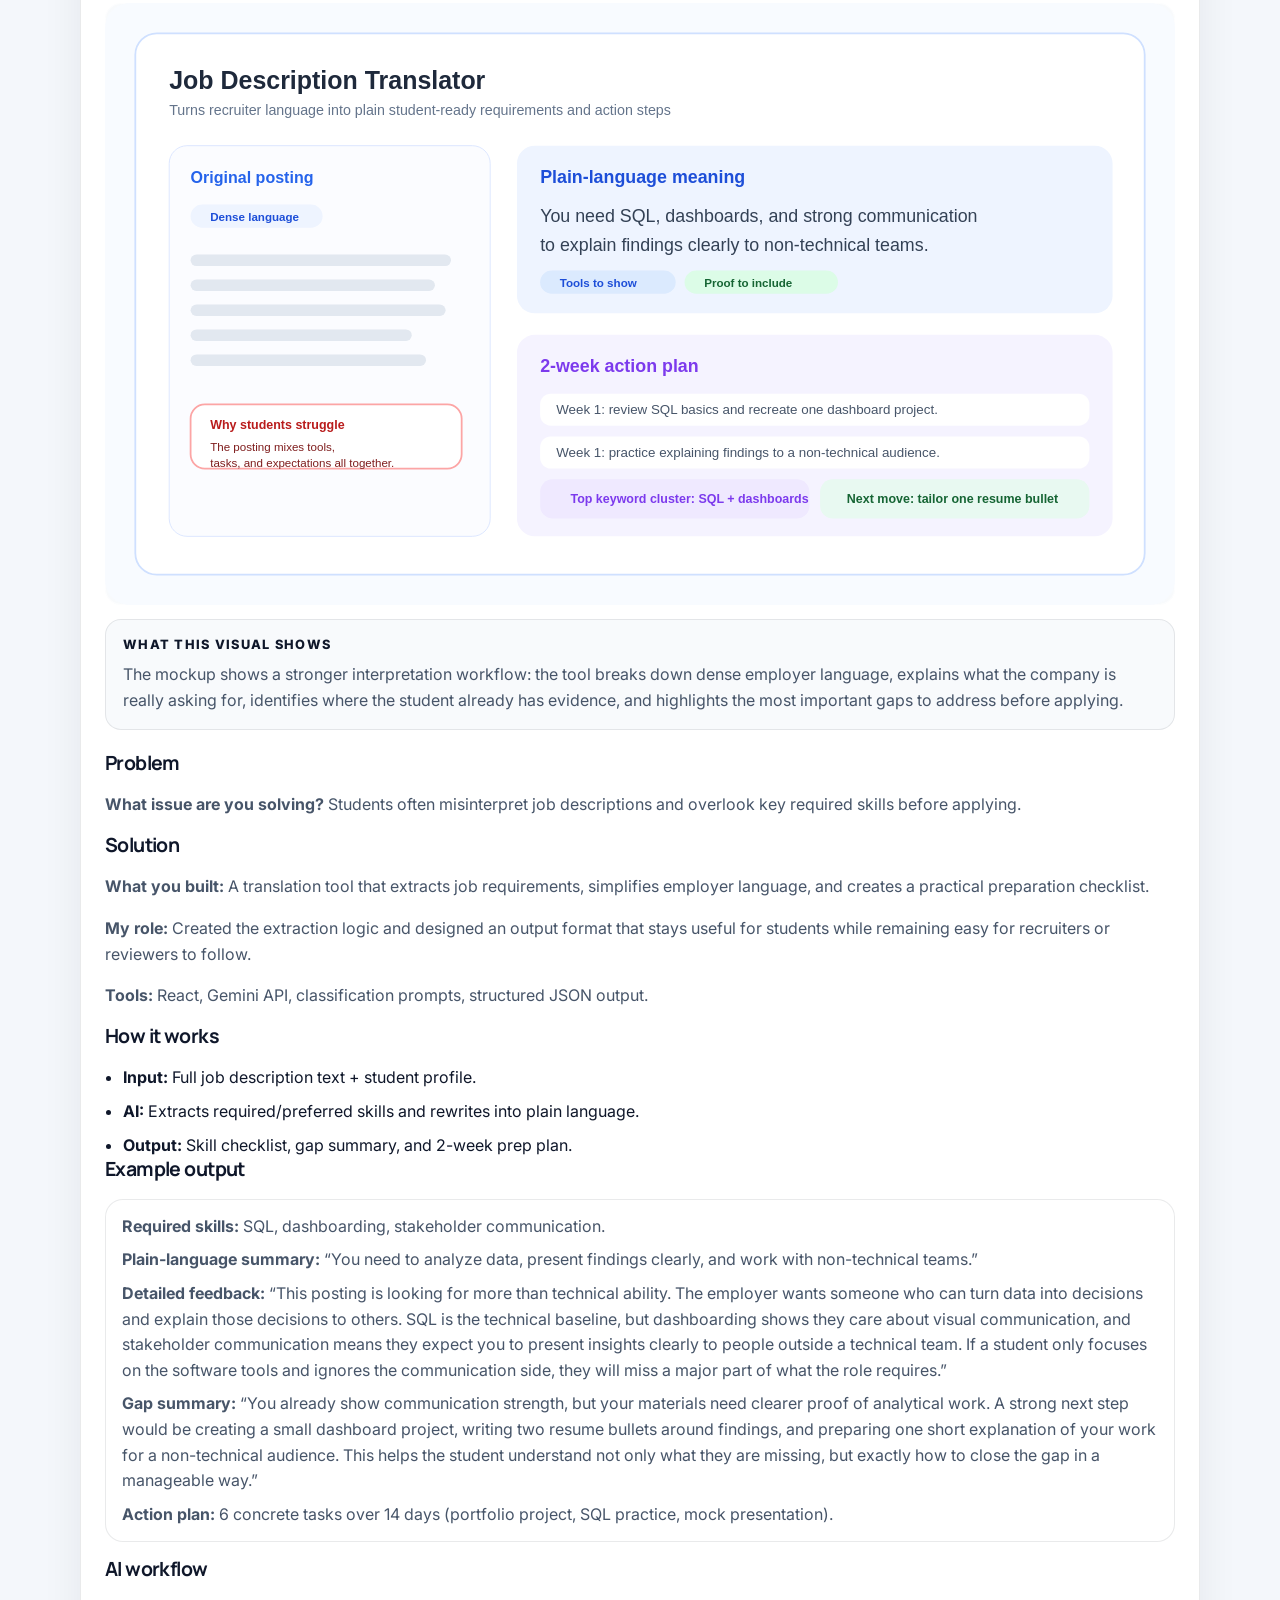
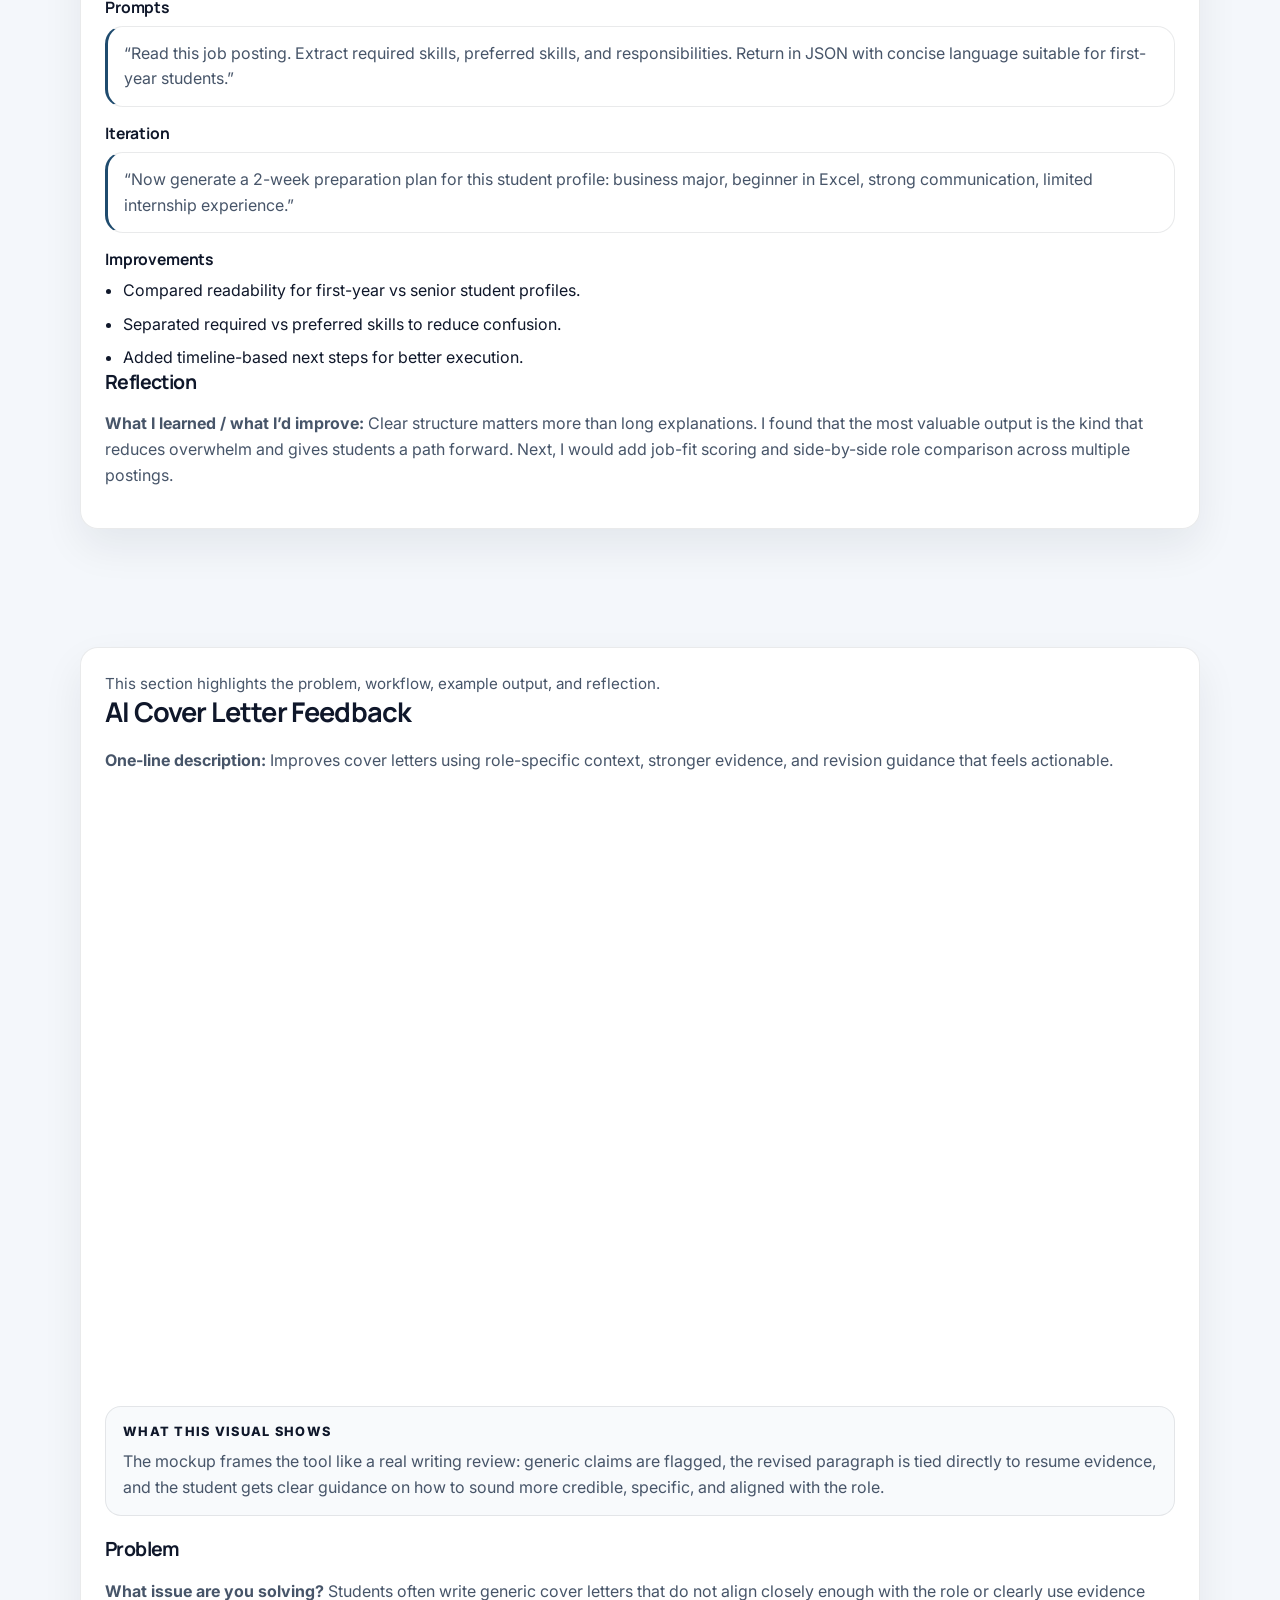
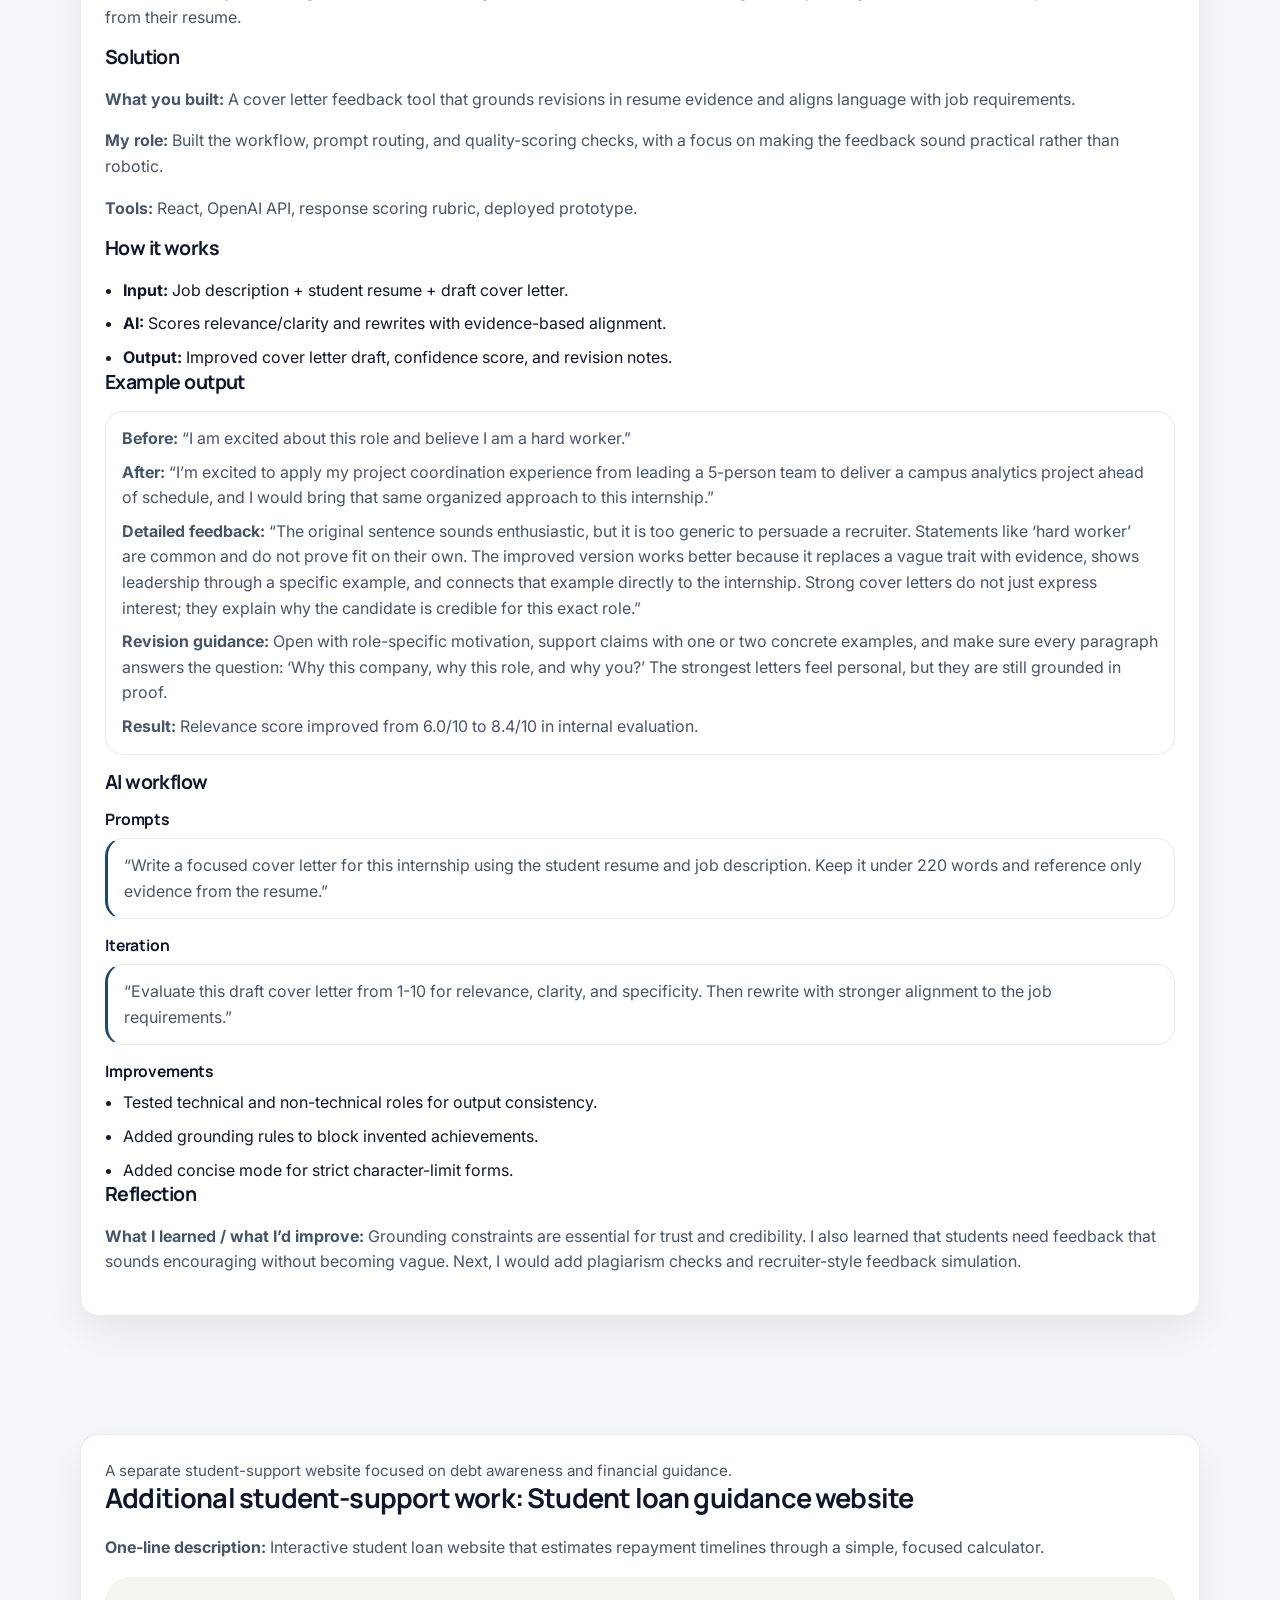
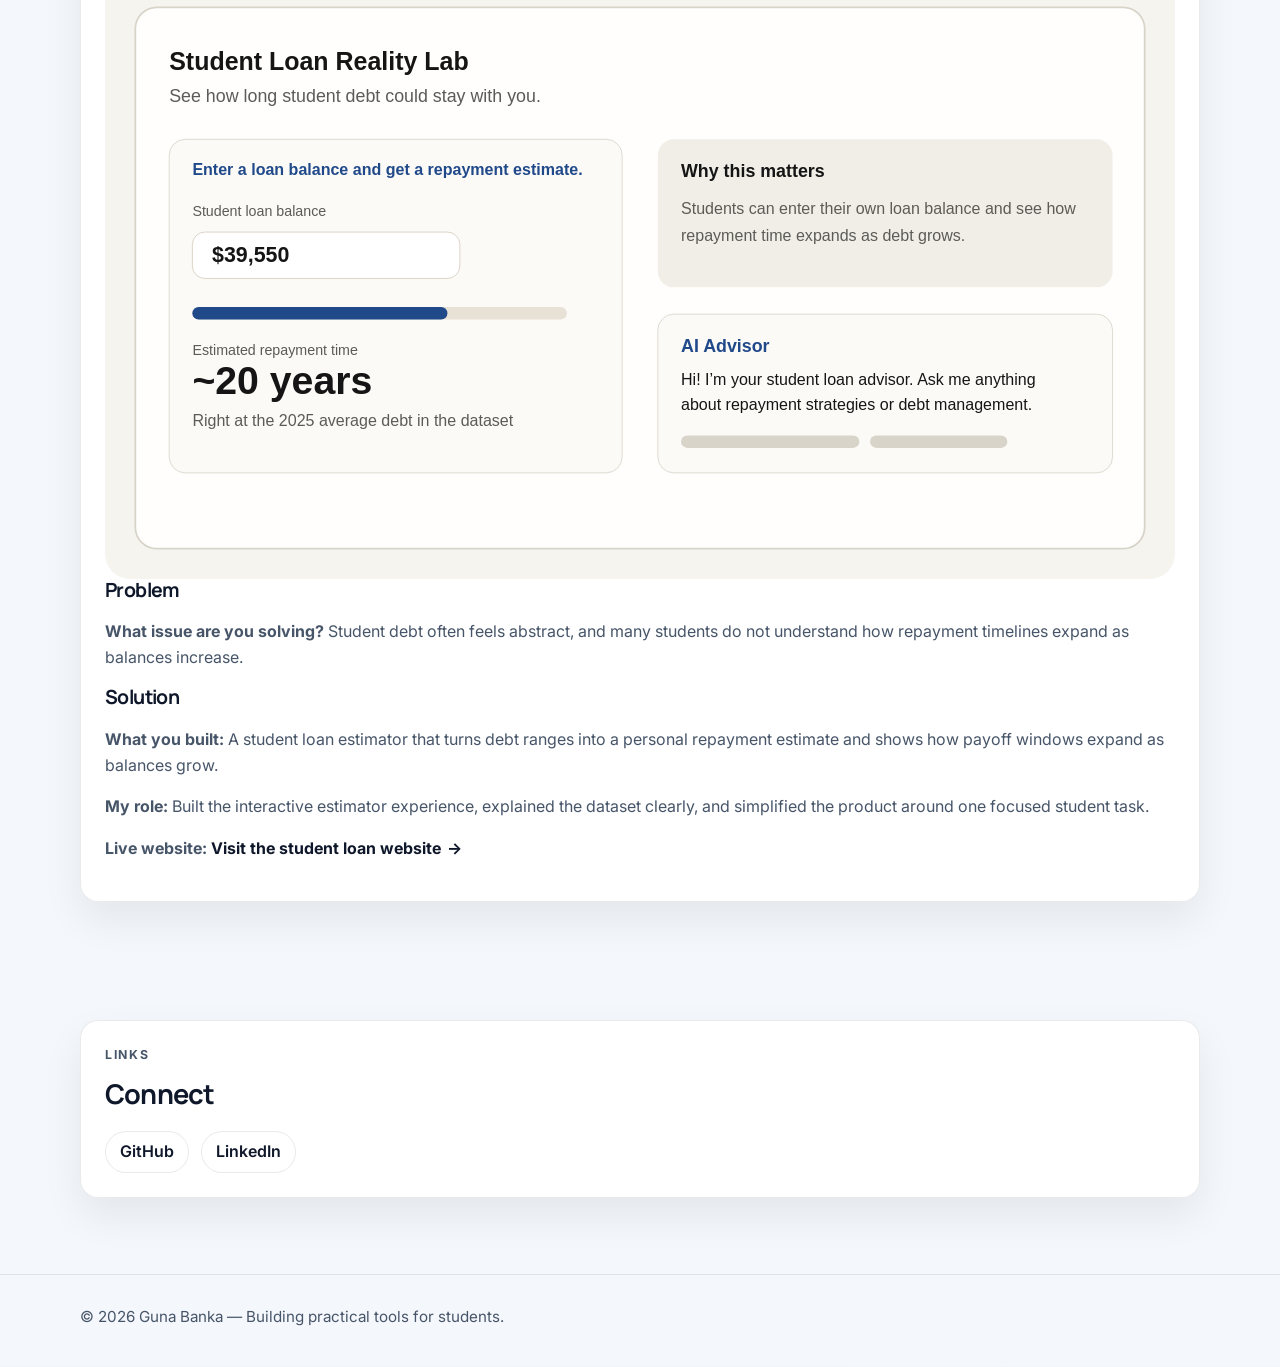
<file: projects.html>
<!DOCTYPE html>
<html lang="en">
  <head>
    <meta charset="UTF-8" />
    <meta name="viewport" content="width=device-width, initial-scale=1.0" />
    <title>Projects | Guna Banka</title>
    <meta
      name="description"
      content="Practical AI projects by Guna Banka for student resumes, job description clarity, and cover letter writing."
    />
    <link rel="icon" href="images/favicon.svg" type="image/svg+xml" />
    <link rel="stylesheet" href="styles.css" />
  </head>
  <body>
    <a class="skip-link" href="#main">Skip to content</a>

    <header class="site-header">
      <div class="container nav-wrap">
        <a class="site-title" href="index.html">My portfolio</a>
        <button class="menu-btn" data-menu-btn aria-label="Open menu" aria-expanded="false">Menu</button>
        <nav class="nav-links" data-nav aria-label="Main navigation">
          <a href="index.html">Home</a>
          <a href="projects.html" aria-current="page">Projects</a>
          <a href="about.html">About</a>
        </nav>
      </div>
    </header>

    <main id="main">
      <section class="page-hero">
        <div class="container">
          <p class="breadcrumb"><a href="index.html">Home</a> / <span>Projects</span></p>
          <p class="kicker">Project Portfolio</p>
          <h1>AI tools designed around real student career needs</h1>
          <p class="lead">
            Each project outlines the problem, product workflow, prompts, iterations, improvements, and technical stack, while also showing how I think about useful AI product design.
          </p>
          <div class="project-jump-nav" aria-label="Jump to a project section">
            <a class="jump-link" href="#resume-feedback">Resume Feedback</a>
            <a class="jump-link" href="#job-translator">Job Translation</a>
            <a class="jump-link" href="#cover-letter-feedback">Cover Letter Review</a>
            <a class="jump-link" href="#student-loan-site">Student Loan Tool</a>
          </div>
        </div>
      </section>

      <section class="section" id="resume-feedback">
        <div class="container card">
          <p class="mini-label">This section highlights the problem, workflow, example output, and reflection.</p>
          <h2>AI Resume Feedback Tool</h2>
          <p><strong>One-line description:</strong> AI review tool that helps students turn underdeveloped resumes into clearer, stronger internship-ready materials.</p>
          <button class="screenshot screenshot-trigger" type="button" data-lightbox-src="images/resume-feedback-demo.svg" data-lightbox-alt="Mock demo of the AI Resume Feedback Tool showing resume scoring and rewritten bullet suggestions" aria-label="Open larger demo image for AI Resume Feedback Tool">
            <img
              class="project-demo-image"
              src="images/resume-feedback-demo.svg"
              alt="Mock demo of the AI Resume Feedback Tool showing resume scoring and rewritten bullet suggestions"
            />
          </button>
          <div class="project-visual-note">
            <p class="project-visual-label">What this visual shows</p>
            <p>The mockup highlights a more complete coaching experience: section-by-section resume feedback, specific examples of weak wording, stronger rewrites with measurable outcomes, and a ranked list of what the student should fix first.</p>
          </div>
          <h3>Problem</h3>
          <p><strong>What issue are you solving?</strong> Many students submit resumes that are too generic, light on measurable impact, and difficult for recruiters to evaluate quickly.</p>

          <h3>Solution</h3>
          <p>
            <strong>What you built:</strong> A resume feedback application that scores sections, flags weak bullet points, and generates targeted rewrites.
          </p>
          <p><strong>My role:</strong> Designed the workflow, wrote prompts, built the evaluation rubric, and tested whether the feedback felt genuinely useful to students.</p>
          <p><strong>Tools:</strong> React, OpenAI API, prompt templates, deployed web prototype.</p>

          <h3>How it works</h3>
          <ul class="list-check">
            <li><strong>Input:</strong> Student resume + target internship role.</li>
            <li><strong>AI:</strong> Model scores clarity/relevance and rewrites weak bullets using constraints.</li>
            <li><strong>Output:</strong> Improved bullets, section scores, and a prioritized fix list.</li>
          </ul>

          <h3>Example output</h3>
          <div class="output-box">
            <p><strong>Before:</strong> “Worked on club projects and helped organize events.”</p>
            <p><strong>After:</strong> “Coordinated 4 club projects and 2 campus events, improving attendance by 35% through targeted outreach.”</p>
            <p><strong>Detailed feedback:</strong> “Your resume shows involvement, but it does not yet show enough impact. Phrases like ‘worked on’ and ‘helped’ are too broad, so a recruiter cannot quickly understand your contribution. The stronger version improves this by using a clear action verb, giving context, and adding a measurable result. To make the rest of the resume just as strong, focus on replacing passive language, adding numbers wherever possible, and prioritizing bullets that show leadership, ownership, or technical skill. The goal is not just to sound better, but to help the student present their experience with more confidence and clarity.”</p>
            <p><strong>Top recommendations:</strong> Quantify outcomes, shorten long bullets, move the most relevant experience higher, and tailor keywords to the internship description.</p>
            <p><strong>Result:</strong> Resume impact score improved from 5.8/10 to 8.1/10 in the prototype rubric.</p>
          </div>

          <h3>AI workflow</h3>
          <h4>Prompts</h4>
          <div class="prompt-box">
            “You are a university career coach. Review this resume for a sophomore applying to software internships.
            Score each section from 1-10 for clarity and impact. Suggest 3 improved bullet points with metrics.”
          </div>
          <h4>Iteration</h4>
          <div class="prompt-box">
            “Rewrite this bullet point using action + context + measurable result. Keep it under 28 words and avoid
            buzzwords.”
          </div>
          <h4>Improvements</h4>
          <ul class="list-check">
            <li>Tested STEM and business resumes to reduce inconsistent feedback style.</li>
            <li>Added section-level scoring rubric to increase reliability.</li>
            <li>Added stricter rewrite constraints to reduce vague suggestions.</li>
          </ul>

          <h3>Reflection</h3>
          <p><strong>What I learned / what I’d improve:</strong> Strong constraints make AI output significantly more useful. I also learned that students respond better when feedback explains why something is weak, not just how to rewrite it. Next, I would add ATS keyword matching and a side-by-side comparison view to support faster editing.</p>
        </div>
      </section>

      <section class="section" id="job-translator">
        <div class="container card">
          <p class="mini-label">This section highlights the problem, workflow, example output, and reflection.</p>
          <h2>AI Job Description Translator</h2>
          <p><strong>One-line description:</strong> Translates dense job postings into clear, student-ready requirements and practical next steps.</p>
          <button class="screenshot screenshot-trigger" type="button" data-lightbox-src="images/job-translator-demo.svg" data-lightbox-alt="Mock demo of the AI Job Description Translator showing plain-language requirements and action plan" aria-label="Open larger demo image for AI Job Description Translator">
            <img
              class="project-demo-image"
              src="images/job-translator-demo.svg"
              alt="Mock demo of the AI Job Description Translator showing plain-language requirements and action plan"
            />
          </button>
          <div class="project-visual-note">
            <p class="project-visual-label">What this visual shows</p>
            <p>The mockup shows a stronger interpretation workflow: the tool breaks down dense employer language, explains what the company is really asking for, identifies where the student already has evidence, and highlights the most important gaps to address before applying.</p>
          </div>
          <h3>Problem</h3>
          <p><strong>What issue are you solving?</strong> Students often misinterpret job descriptions and overlook key required skills before applying.</p>

          <h3>Solution</h3>
          <p>
            <strong>What you built:</strong> A translation tool that extracts job requirements, simplifies employer language, and creates a practical preparation checklist.
          </p>
          <p><strong>My role:</strong> Created the extraction logic and designed an output format that stays useful for students while remaining easy for recruiters or reviewers to follow.</p>
          <p><strong>Tools:</strong> React, Gemini API, classification prompts, structured JSON output.</p>

          <h3>How it works</h3>
          <ul class="list-check">
            <li><strong>Input:</strong> Full job description text + student profile.</li>
            <li><strong>AI:</strong> Extracts required/preferred skills and rewrites into plain language.</li>
            <li><strong>Output:</strong> Skill checklist, gap summary, and 2-week prep plan.</li>
          </ul>

          <h3>Example output</h3>
          <div class="output-box">
            <p><strong>Required skills:</strong> SQL, dashboarding, stakeholder communication.</p>
            <p><strong>Plain-language summary:</strong> “You need to analyze data, present findings clearly, and work with non-technical teams.”</p>
            <p><strong>Detailed feedback:</strong> “This posting is looking for more than technical ability. The employer wants someone who can turn data into decisions and explain those decisions to others. SQL is the technical baseline, but dashboarding shows they care about visual communication, and stakeholder communication means they expect you to present insights clearly to people outside a technical team. If a student only focuses on the software tools and ignores the communication side, they will miss a major part of what the role requires.”</p>
            <p><strong>Gap summary:</strong> “You already show communication strength, but your materials need clearer proof of analytical work. A strong next step would be creating a small dashboard project, writing two resume bullets around findings, and preparing one short explanation of your work for a non-technical audience. This helps the student understand not only what they are missing, but exactly how to close the gap in a manageable way.”</p>
            <p><strong>Action plan:</strong> 6 concrete tasks over 14 days (portfolio project, SQL practice, mock presentation).</p>
          </div>

          <h3>AI workflow</h3>
          <h4>Prompts</h4>
          <div class="prompt-box">
            “Read this job posting. Extract required skills, preferred skills, and responsibilities. Return in JSON with
            concise language suitable for first-year students.”
          </div>
          <h4>Iteration</h4>
          <div class="prompt-box">
            “Now generate a 2-week preparation plan for this student profile: business major, beginner in Excel, strong
            communication, limited internship experience.”
          </div>
          <h4>Improvements</h4>
          <ul class="list-check">
            <li>Compared readability for first-year vs senior student profiles.</li>
            <li>Separated required vs preferred skills to reduce confusion.</li>
            <li>Added timeline-based next steps for better execution.</li>
          </ul>

          <h3>Reflection</h3>
          <p><strong>What I learned / what I’d improve:</strong> Clear structure matters more than long explanations. I found that the most valuable output is the kind that reduces overwhelm and gives students a path forward. Next, I would add job-fit scoring and side-by-side role comparison across multiple postings.</p>
        </div>
      </section>

      <section class="section" id="cover-letter-feedback">
        <div class="container card">
          <p class="mini-label">This section highlights the problem, workflow, example output, and reflection.</p>
          <h2>AI Cover Letter Feedback</h2>
          <p><strong>One-line description:</strong> Improves cover letters using role-specific context, stronger evidence, and revision guidance that feels actionable.</p>
          <button class="screenshot screenshot-trigger" type="button" data-lightbox-src="images/cover-letter-feedback-demo.svg" data-lightbox-alt="Mock demo of the AI Cover Letter Feedback tool showing improved cover letter output" aria-label="Open larger demo image for AI Cover Letter Feedback">
            <img
              class="project-demo-image"
              src="images/cover-letter-feedback-demo.svg"
              alt="Mock demo of the AI Cover Letter Feedback tool showing improved cover letter output"
            />
          </button>
          <div class="project-visual-note">
            <p class="project-visual-label">What this visual shows</p>
            <p>The mockup frames the tool like a real writing review: generic claims are flagged, the revised paragraph is tied directly to resume evidence, and the student gets clear guidance on how to sound more credible, specific, and aligned with the role.</p>
          </div>
          <h3>Problem</h3>
          <p><strong>What issue are you solving?</strong> Students often write generic cover letters that do not align closely enough with the role or clearly use evidence from their resume.</p>

          <h3>Solution</h3>
          <p>
            <strong>What you built:</strong> A cover letter feedback tool that grounds revisions in resume evidence and aligns language with job requirements.
          </p>
          <p><strong>My role:</strong> Built the workflow, prompt routing, and quality-scoring checks, with a focus on making the feedback sound practical rather than robotic.</p>
          <p><strong>Tools:</strong> React, OpenAI API, response scoring rubric, deployed prototype.</p>

          <h3>How it works</h3>
          <ul class="list-check">
            <li><strong>Input:</strong> Job description + student resume + draft cover letter.</li>
            <li><strong>AI:</strong> Scores relevance/clarity and rewrites with evidence-based alignment.</li>
            <li><strong>Output:</strong> Improved cover letter draft, confidence score, and revision notes.</li>
          </ul>

          <h3>Example output</h3>
          <div class="output-box">
            <p><strong>Before:</strong> “I am excited about this role and believe I am a hard worker.”</p>
            <p><strong>After:</strong> “I’m excited to apply my project coordination experience from leading a 5-person team to deliver a campus analytics project ahead of schedule, and I would bring that same organized approach to this internship.”</p>
            <p><strong>Detailed feedback:</strong> “The original sentence sounds enthusiastic, but it is too generic to persuade a recruiter. Statements like ‘hard worker’ are common and do not prove fit on their own. The improved version works better because it replaces a vague trait with evidence, shows leadership through a specific example, and connects that example directly to the internship. Strong cover letters do not just express interest; they explain why the candidate is credible for this exact role.”</p>
            <p><strong>Revision guidance:</strong> Open with role-specific motivation, support claims with one or two concrete examples, and make sure every paragraph answers the question: ‘Why this company, why this role, and why you?’ The strongest letters feel personal, but they are still grounded in proof.</p>
            <p><strong>Result:</strong> Relevance score improved from 6.0/10 to 8.4/10 in internal evaluation.</p>
          </div>

          <h3>AI workflow</h3>
          <h4>Prompts</h4>
          <div class="prompt-box">
            “Write a focused cover letter for this internship using the student resume and job description. Keep it under
            220 words and reference only evidence from the resume.”
          </div>
          <h4>Iteration</h4>
          <div class="prompt-box">
            “Evaluate this draft cover letter from 1-10 for relevance, clarity, and specificity. Then rewrite with stronger
            alignment to the job requirements.”
          </div>
          <h4>Improvements</h4>
          <ul class="list-check">
            <li>Tested technical and non-technical roles for output consistency.</li>
            <li>Added grounding rules to block invented achievements.</li>
            <li>Added concise mode for strict character-limit forms.</li>
          </ul>

          <h3>Reflection</h3>
          <p><strong>What I learned / what I’d improve:</strong> Grounding constraints are essential for trust and credibility. I also learned that students need feedback that sounds encouraging without becoming vague. Next, I would add plagiarism checks and recruiter-style feedback simulation.</p>
        </div>
      </section>

      <section class="section" id="student-loan-site">
        <div class="container card">
          <p class="mini-label">A separate student-support website focused on debt awareness and financial guidance.</p>
          <h2>Additional student-support work: Student loan guidance website</h2>
          <p><strong>One-line description:</strong> Interactive student loan website that estimates repayment timelines through a simple, focused calculator.</p>
          <a class="screenshot screenshot-trigger" href="student-loans.html" aria-label="Open the student loan estimator page">
            <img class="project-demo-image" src="images/student-loan-estimator-demo.svg" alt="Preview of the student loan estimator page with repayment estimate cards" />
          </a>
          <h3>Problem</h3>
          <p><strong>What issue are you solving?</strong> Student debt often feels abstract, and many students do not understand how repayment timelines expand as balances increase.</p>

          <h3>Solution</h3>
          <p><strong>What you built:</strong> A student loan estimator that turns debt ranges into a personal repayment estimate and shows how payoff windows expand as balances grow.</p>
          <p><strong>My role:</strong> Built the interactive estimator experience, explained the dataset clearly, and simplified the product around one focused student task.</p>
          <p><strong>Live website:</strong> <a class="project-link" href="student-loans.html">Visit the student loan website</a></p>
        </div>
      </section>

      <section class="section">
        <div class="container card">
          <p class="kicker">Links</p>
          <h2>Connect</h2>
          <div class="external-links" aria-label="Portfolio links">
            <a class="ext-link" href="https://github.com/gdb22" target="_blank" rel="noopener noreferrer">GitHub</a>
            <a
              class="ext-link"
              href="https://www.linkedin.com/in/guna-banka-785179269/"
              target="_blank"
              rel="noopener noreferrer"
              >LinkedIn</a
            >
          </div>
        </div>
      </section>
    </main>

    <footer class="site-footer">
      <div class="container">© <span data-year></span> Guna Banka — Building practical tools for students.</div>
    </footer>

    <div class="lightbox" id="lightbox" hidden>
      <div class="lightbox-backdrop" data-lightbox-close></div>
      <div class="lightbox-dialog" role="dialog" aria-modal="true" aria-label="Expanded project demo image">
        <button class="lightbox-close" type="button" id="lightboxClose" aria-label="Close image preview">×</button>
        <img class="lightbox-image" id="lightboxImage" alt="" />
      </div>
    </div>

    <script src="script.js"></script>
  </body>
</html>
</file>
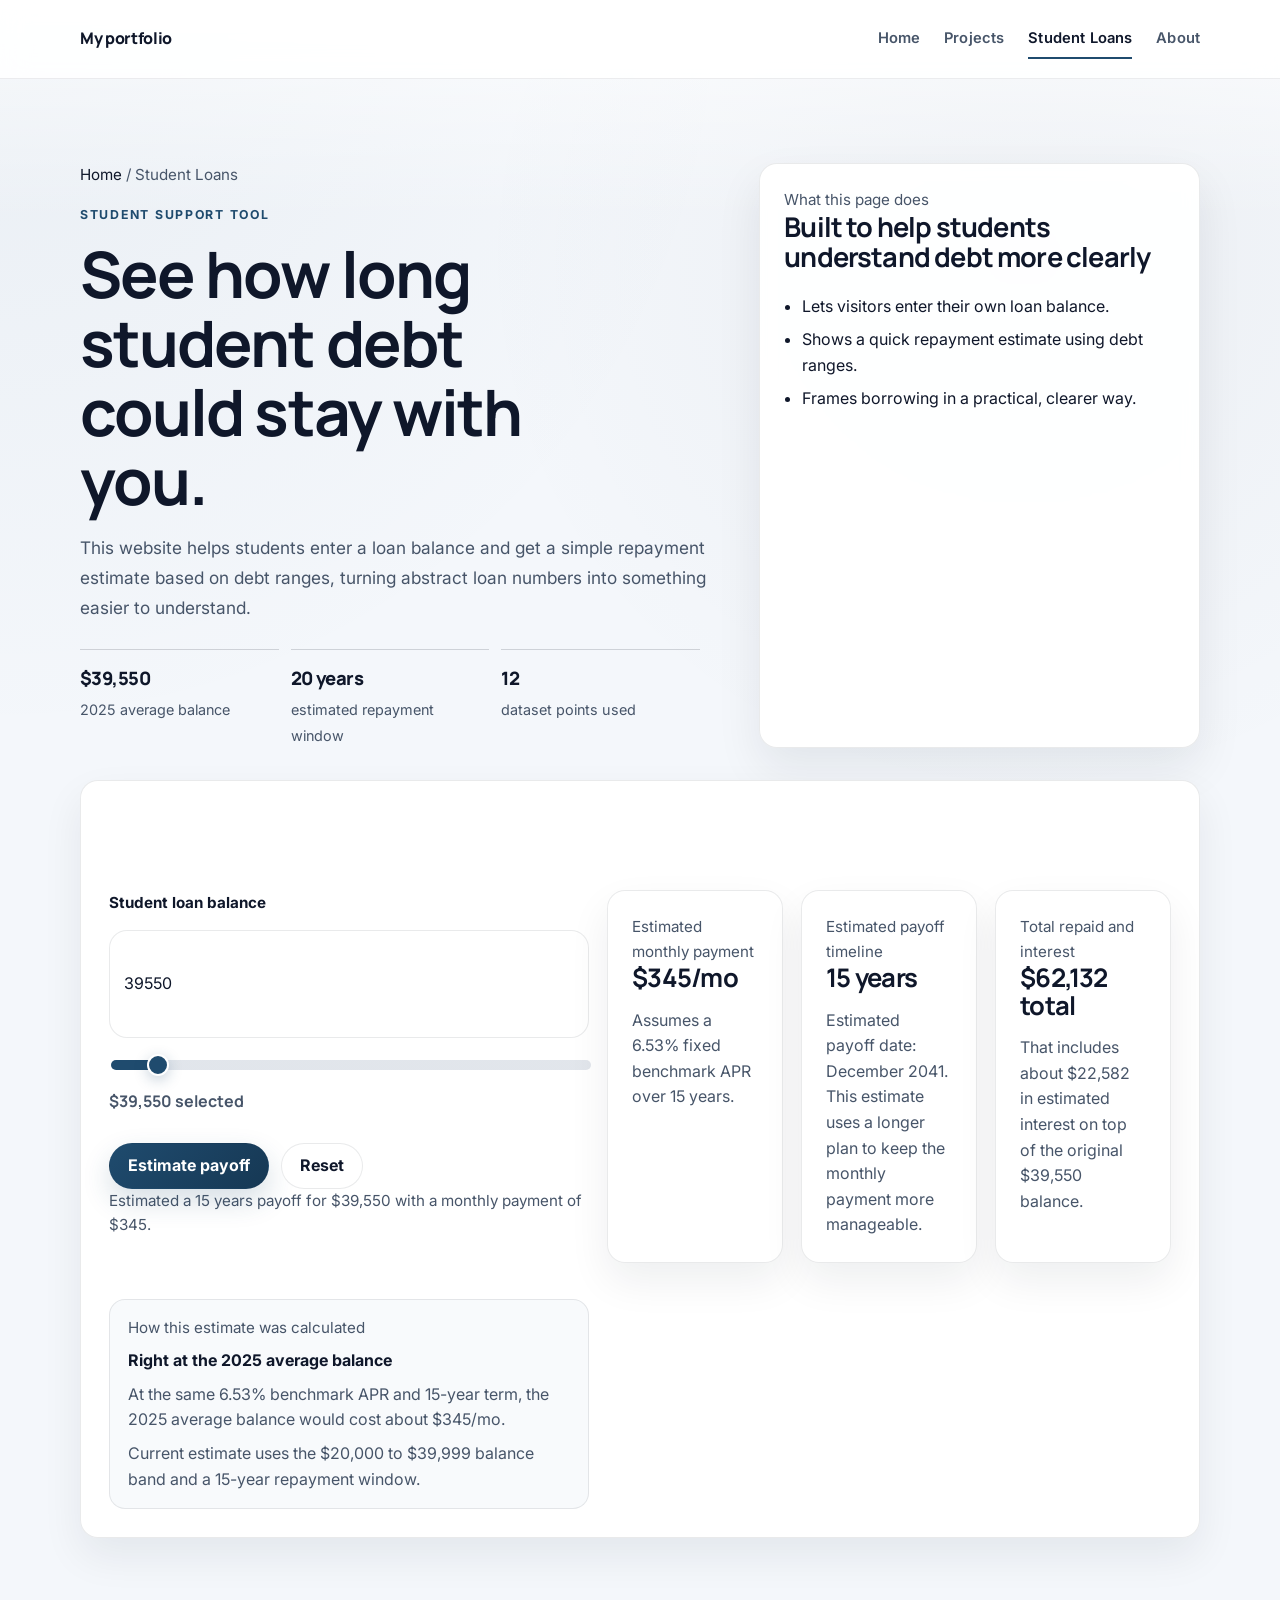
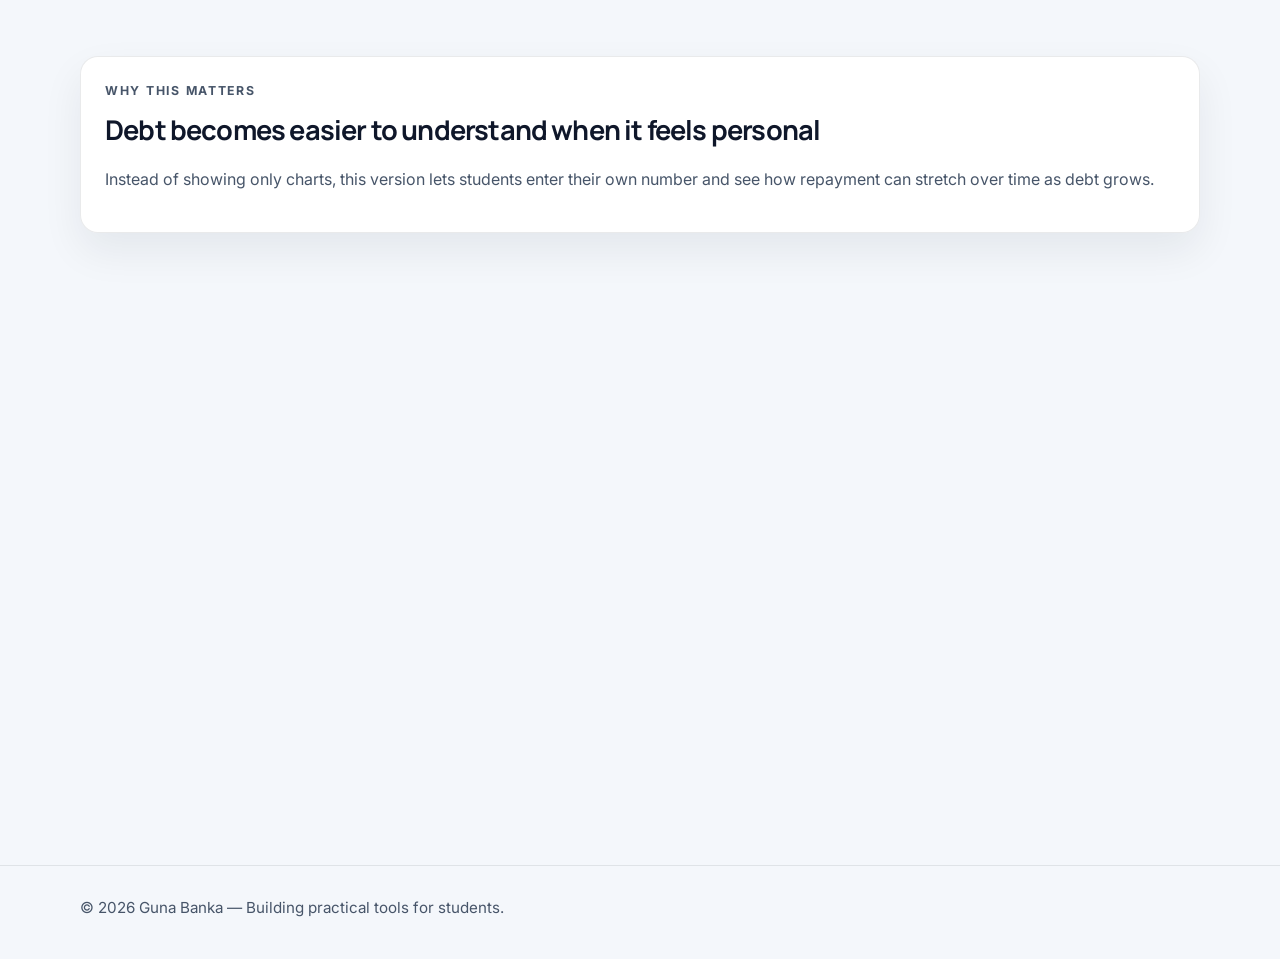
<file: student-loans.html>
<!DOCTYPE html>
<html lang="en">
  <head>
    <meta charset="UTF-8" />
    <meta name="viewport" content="width=device-width, initial-scale=1.0" />
    <title>Student Loan Estimator | Guna Banka</title>
    <meta
      name="description"
      content="Interactive student loan estimator by Guna Banka that helps students understand how debt levels can affect repayment timelines."
    />
    <link rel="icon" href="images/favicon.svg" type="image/svg+xml" />
    <link rel="stylesheet" href="styles.css" />
  </head>
  <body>
    <a class="skip-link" href="#main">Skip to content</a>

    <header class="site-header">
      <div class="container nav-wrap">
        <a class="site-title" href="index.html">My portfolio</a>
        <button class="menu-btn" data-menu-btn aria-label="Open menu" aria-expanded="false">Menu</button>
        <nav class="nav-links" data-nav aria-label="Main navigation">
          <a href="index.html">Home</a>
          <a href="projects.html">Projects</a>
          <a href="student-loans.html" aria-current="page">Student Loans</a>
          <a href="about.html">About</a>
        </nav>
      </div>
    </header>

    <main id="main">
      <section class="page-hero">
        <div class="container loan-hero-grid">
          <div>
            <p class="breadcrumb"><a href="index.html">Home</a> / <span>Student Loans</span></p>
            <p class="kicker">Student Support Tool</p>
            <h1>See how long student debt could stay with you.</h1>
            <p class="lead">
              This website helps students enter a loan balance and get a simple repayment estimate based on debt ranges,
              turning abstract loan numbers into something easier to understand.
            </p>
            <div class="hero-meta" aria-label="Student loan website summary">
              <div class="hero-meta-item">
                <span class="hero-meta-value">$39,550</span>
                <span class="hero-meta-label">2025 average balance</span>
              </div>
              <div class="hero-meta-item">
                <span class="hero-meta-value">20 years</span>
                <span class="hero-meta-label">estimated repayment window</span>
              </div>
              <div class="hero-meta-item">
                <span class="hero-meta-value">12</span>
                <span class="hero-meta-label">dataset points used</span>
              </div>
            </div>
          </div>

          <aside class="card loan-summary-card">
            <p class="mini-label">What this page does</p>
            <h2>Built to help students understand debt more clearly</h2>
            <ul class="list-check">
              <li>Lets visitors enter their own loan balance.</li>
              <li>Shows a quick repayment estimate using debt ranges.</li>
              <li>Frames borrowing in a practical, clearer way.</li>
            </ul>
          </aside>
        </div>
      </section>

      <section class="section section-tight">
        <div class="container card loan-tool-card">
          <div class="section-head-inline">
            <div>
              <p class="kicker">Interactive Estimator</p>
              <h2 class="section-title">Enter a loan balance and get a repayment estimate</h2>
            </div>
            <p class="section-caption">Educational benchmark based on debt ranges, not personalized financial advice.</p>
          </div>

          <div class="loan-tool-grid">
            <div>
              <label for="loanBalance">Student loan balance</label>
              <input id="loanBalance" class="demo-input" type="number" min="0" max="500000" step="500" value="39550" />
              <input id="loanRange" class="loan-range" type="range" min="0" max="500000" step="500" value="39550" />
              <p class="loan-balance-display" id="loanBalanceDisplay">$39,550 selected</p>
              <div class="btn-row">
                <button class="btn btn-primary" id="calculateLoan" type="button">Estimate payoff</button>
                <button class="btn btn-secondary" id="resetLoan" type="button">Reset</button>
              </div>
              <p class="status-text" id="loanStatus" aria-live="polite">Move the slider or enter a balance, then estimate the payoff details.</p>
            </div>

            <div class="loan-results-grid">
              <article class="card loan-result-card">
                <p class="mini-label">Estimated monthly payment</p>
                <h3 id="loanMonthlyPayment">$295/mo</h3>
                <p id="loanPaymentDetail">Based on a fixed benchmark APR and a 15-year payoff window.</p>
              </article>
              <article class="card loan-result-card">
                <p class="mini-label">Estimated payoff timeline</p>
                <h3 id="loanYears">15 years</h3>
                <p id="loanWindowText">Estimated payoff date: May 2041</p>
              </article>
              <article class="card loan-result-card">
                <p class="mini-label">Total repaid and interest</p>
                <h3 id="loanTotalPaid">$53,100 total</h3>
                <p id="loanCostBreakdown">Includes about $13,550 in estimated interest over the full term.</p>
              </article>
            </div>
            <div class="loan-estimate-note">
              <p class="mini-label">How this estimate was calculated</p>
              <p class="loan-estimate-highlight" id="loanAverageCompare">Right at the 2025 average balance</p>
              <p id="loanMonthlyPace">Assumes a 6.53% fixed APR benchmark. At that same rate and term, the 2025 average balance would cost about $337/mo.</p>
              <p id="loanRangeMatch">Current estimate uses the $20,000 to $39,999 balance band and a longer repayment window than the standard 10-year plan.</p>
            </div>
          </div>
        </div>
      </section>

      <section class="section">
        <div class="container about-grid">
          <article class="card">
            <p class="kicker">Why This Matters</p>
            <h2>Debt becomes easier to understand when it feels personal</h2>
            <p>
              Instead of showing only charts, this version lets students enter their own number and see how repayment can
              stretch over time as debt grows.
            </p>
          </article>
          <article class="card">
            <p class="kicker">What Changed</p>
            <h2>Focused experience, simpler tool</h2>
            <p>
              This version keeps the experience centered on one clear task: helping students estimate repayment in a
              simple, usable format.
            </p>
          </article>
        </div>
      </section>

      <section class="section">
        <div class="container card">
          <p class="kicker">Project Notes</p>
          <h2>How this fits the rest of my work</h2>
          <p>
            This project extends the same mission as the rest of the portfolio: use technology to help students make better career and
            life decisions with clearer information and lower friction.
          </p>
          <div class="btn-row">
            <a class="btn btn-primary" href="projects.html#student-loan-site">View this project in my portfolio</a>
            <a class="btn btn-secondary" href="index.html#other-help">Back to homepage section</a>
          </div>
        </div>
      </section>
    </main>

    <footer class="site-footer">
      <div class="container">© <span data-year></span> Guna Banka — Building practical tools for students.</div>
    </footer>

    <button class="back-to-top" type="button" id="backToTop" aria-label="Back to top">↑ Top</button>

    <script src="script.js"></script>
  </body>
</html>
</file>
<file: styles.css>
@import url("https://fonts.googleapis.com/css2?family=Inter:wght@400;500;600;700;800&family=Manrope:wght@600;700;800&display=swap");

:root {
  --bg: #f4f7fb;
  --surface: rgba(255, 255, 255, 0.94);
  --surface-solid: #ffffff;
  --surface-2: #edf2f7;
  --text: #0f172a;
  --muted: #475569;
  --brand: #1f4b6e;
  --brand-2: #1e293b;
  --ring: rgba(31, 75, 110, 0.22);
  --border: rgba(15, 23, 42, 0.09);
  --border-strong: rgba(15, 23, 42, 0.16);
  --shadow: 0 18px 42px rgba(15, 23, 42, 0.07);
  --max: 1120px;
  --radius: 18px;
  --reveal-distance-y: 28px;
  --reveal-distance-x: 34px;
  --reveal-scale-start: 0.94;
}

* {
  box-sizing: border-box;
}

html,
body {
  margin: 0;
  padding: 0;
  min-height: 100%;
  background:
    linear-gradient(to bottom, rgba(255, 255, 255, 0.72), rgba(255, 255, 255, 0)) 0 0 / 100% 220px no-repeat,
    radial-gradient(circle at top left, rgba(31, 75, 110, 0.05), transparent 26%),
    radial-gradient(circle at 80% 10%, rgba(30, 41, 59, 0.04), transparent 22%),
    var(--bg);
  color: var(--text);
  font-family: "Inter", ui-sans-serif, system-ui, -apple-system, BlinkMacSystemFont, "Segoe UI", sans-serif;
  line-height: 1.6;
  scroll-behavior: smooth;
}

body.has-modal-open {
  overflow: hidden;
}

a {
  color: inherit;
  text-decoration: none;
}

img {
  display: block;
  max-width: 100%;
}

.container {
  width: min(92%, var(--max));
  margin: 0 auto;
}

.skip-link {
  position: absolute;
  left: -9999px;
}

.skip-link:focus {
  left: 14px;
  top: 14px;
  z-index: 60;
  background: var(--surface-solid);
  border: 1px solid var(--border-strong);
  border-radius: 999px;
  padding: 9px 14px;
}

.site-header {
  position: sticky;
  top: 0;
  z-index: 30;
  background: rgba(255, 255, 255, 0.88);
  backdrop-filter: blur(14px);
  border-bottom: 1px solid rgba(15, 23, 42, 0.08);
}

.scroll-progress {
  --scroll-progress: 0;
  position: fixed;
  top: 0;
  left: 0;
  z-index: 80;
  width: 100%;
  height: 3px;
  pointer-events: none;
  transform-origin: left center;
  transform: scaleX(var(--scroll-progress));
  background: var(--progress-gradient, linear-gradient(90deg, var(--brand), var(--brand-2)));
  box-shadow: 0 0 18px rgba(32, 73, 138, 0.3);
}

body[data-page="home"] {
  --progress-gradient: linear-gradient(90deg, #1f4b6e, #1e293b);
}

body[data-page="projects"] {
  --progress-gradient: linear-gradient(90deg, #1f4b6e, #334155);
}

body[data-page="about"] {
  --progress-gradient: linear-gradient(90deg, #475569, #1f4b6e);
}

body[data-page="student-loans"] {
  --progress-gradient: linear-gradient(90deg, #1f4b6e, #2f6b4f);
}

.nav-wrap {
  display: flex;
  align-items: center;
  justify-content: space-between;
  gap: 18px;
  min-height: 78px;
}

.brand {
  font-weight: 800;
  letter-spacing: 0.02em;
}

.brand span {
  color: var(--brand);
}

.nav-spacer {
  width: 1px;
  height: 1px;
}

.site-title {
  color: var(--text);
  font-family: "Manrope", "Inter", ui-sans-serif, system-ui, sans-serif;
  font-size: 1rem;
  font-weight: 800;
  letter-spacing: -0.02em;
}

.menu-btn {
  display: none;
  border: 1px solid var(--border);
  border-radius: 999px;
  background: rgba(255, 255, 255, 0.96);
  color: var(--text);
  font: inherit;
  font-weight: 600;
  padding: 9px 14px;
}

.nav-links {
  display: flex;
  align-items: center;
  gap: 24px;
}

.nav-links a {
  position: relative;
  color: var(--muted);
  font-size: 0.92rem;
  font-weight: 600;
  letter-spacing: 0.01em;
}

.nav-links a::after {
  content: "";
  position: absolute;
  left: 0;
  right: 0;
  bottom: -8px;
  height: 2px;
  background: var(--brand);
  transform: scaleX(0);
  transform-origin: left;
  transition: transform 0.2s ease;
}

.nav-links a:hover,
.nav-links a[aria-current="page"] {
  color: var(--text);
}

.nav-links a:hover::after,
.nav-links a[aria-current="page"]::after {
  transform: scaleX(1);
}

.hero {
  padding: 92px 0 42px;
}

.hero-grid {
  display: grid;
  grid-template-columns: minmax(0, 1.28fr) minmax(320px, 0.72fr);
  gap: 36px;
  align-items: start;
}

.hero-copy {
  max-width: 720px;
}

.hero-premium {
  --hero-copy-shift: 0px;
  --hero-card-shift: 0px;
  --hero-photo-shift: 0px;
  --hero-photo-rotate: 0deg;
}

.hero-premium .hero-copy {
  transform: translate3d(0, var(--hero-copy-shift), 0);
  transition: transform 0.22s linear;
  will-change: transform;
}

.hero-premium .hero-card {
  transform: translate3d(0, var(--hero-card-shift), 0);
  transition: transform 0.22s linear, box-shadow 0.22s ease, border-color 0.22s ease;
  will-change: transform;
}

.hero-layer {
  opacity: 0;
  transform: translate3d(0, 18px, 0);
  filter: blur(8px);
  transition:
    opacity 0.72s cubic-bezier(0.22, 1, 0.36, 1),
    transform 0.9s cubic-bezier(0.22, 1, 0.36, 1),
    filter 0.7s ease;
  transition-delay: var(--hero-layer-delay, 0ms);
}

.hero-loaded .hero-layer {
  opacity: 1;
  transform: translate3d(0, 0, 0);
  filter: blur(0);
}

.kicker {
  margin: 0 0 14px;
  color: var(--brand);
  font-size: 0.77rem;
  font-weight: 700;
  letter-spacing: 0.14em;
  text-transform: uppercase;
}

.hero-intro {
  margin: 0 0 12px;
  color: var(--muted);
  font-size: 0.95rem;
  font-weight: 600;
}

h1,
h2,
h3,
h4 {
  margin-top: 0;
  color: var(--text);
  font-family: "Manrope", "Inter", ui-sans-serif, system-ui, sans-serif;
  line-height: 1.08;
  letter-spacing: -0.03em;
}

h1 {
  max-width: 12ch;
  margin-bottom: 18px;
  font-size: clamp(2.9rem, 5vw, 5.2rem);
}

h2 {
  font-size: clamp(1.7rem, 2vw, 2.15rem);
}

h3 {
  font-size: 1.22rem;
}

h4 {
  margin: 18px 0 10px;
  font-size: 0.98rem;
  letter-spacing: -0.01em;
}

.lead {
  max-width: 60ch;
  margin: 0;
  color: var(--muted);
  font-size: 1.08rem;
  line-height: 1.72;
}

.hero-meta {
  display: grid;
  grid-template-columns: repeat(3, minmax(0, 1fr));
  gap: 12px;
  max-width: 620px;
  margin-top: 26px;
}

.hero-meta-item {
  padding-top: 14px;
  border-top: 1px solid var(--border-strong);
}

.hero-loaded .hero-meta-item {
  transition-delay: var(--hero-layer-delay, 0ms);
}

.hero-meta-value {
  display: block;
  margin-bottom: 4px;
  color: var(--text);
  font-family: "Manrope", sans-serif;
  font-size: 1.15rem;
  font-weight: 800;
  letter-spacing: -0.03em;
}

.hero-meta-label {
  color: var(--muted);
  font-size: 0.9rem;
}

.card {
  background: var(--surface);
  border: 1px solid var(--border);
  border-radius: var(--radius);
  padding: 24px;
  box-shadow: var(--shadow);
  backdrop-filter: blur(8px);
  transition: transform 0.18s ease, box-shadow 0.18s ease, border-color 0.18s ease;
}

.card:hover {
  transform: translateY(-2px);
  border-color: var(--border-strong);
  box-shadow: 0 24px 54px rgba(15, 23, 42, 0.09);
}

.hero-card {
  position: relative;
  padding-top: 22px;
}

.hero-card::before,
.journey-card::before,
.project-card::before,
.ai-demo-card::before,
.process-improvements::before {
  content: "";
  position: absolute;
  left: 24px;
  right: 24px;
  top: 0;
  height: 1px;
  background: linear-gradient(90deg, rgba(31, 75, 110, 0.5), rgba(31, 75, 110, 0));
  opacity: 0.22;
}

.hero-card ul {
  margin: 0;
  padding-left: 18px;
  color: var(--muted);
}

.hero-card li + li {
  margin-top: 8px;
}

.hero-identity {
  margin-bottom: 18px;
}

.hero-name {
  margin: 0;
  font-family: "Manrope", sans-serif;
  font-size: 1.55rem;
  font-weight: 800;
}

.hero-role {
  margin: 4px 0 0;
  color: var(--muted);
  font-size: 0.95rem;
  font-weight: 600;
}

.hero-card-footer {
  margin-top: 18px;
  padding-top: 16px;
  border-top: 1px solid var(--border);
}

.profile-photo {
  width: 100%;
  max-width: 320px;
  aspect-ratio: 1 / 1;
  object-fit: cover;
  border-radius: 16px;
  border: 1px solid var(--border);
  margin-bottom: 18px;
  filter: saturate(0.96) contrast(1.02);
}

.hero-premium .profile-photo {
  transform: translate3d(0, var(--hero-photo-shift), 0) rotate(var(--hero-photo-rotate)) scale(1.01);
  transition: transform 0.24s linear, filter 0.22s ease;
  will-change: transform;
}

.hero-loaded .profile-photo {
  filter: saturate(1.02) contrast(1.03);
}

.pill-row {
  display: flex;
  flex-wrap: wrap;
  gap: 10px;
  margin-top: 24px;
}

.pill {
  border: 1px solid var(--border);
  border-radius: 999px;
  background: rgba(248, 250, 252, 0.96);
  padding: 7px 12px;
  color: var(--muted);
  font-size: 0.9rem;
  font-weight: 600;
}

.hero-loaded .pill {
  box-shadow: 0 8px 20px rgba(15, 23, 42, 0.05);
}

.btn-row {
  display: flex;
  flex-wrap: wrap;
  gap: 12px;
  margin-top: 28px;
}

.hero-supporting-note {
  margin: 16px 0 0;
  color: var(--muted);
  font-size: 0.93rem;
}

.btn,
.ext-link,
.jump-link,
.filter-btn,
.back-to-top {
  transition: transform 0.2s ease, background-color 0.2s ease, border-color 0.2s ease, color 0.2s ease, box-shadow 0.2s ease;
}

.btn {
  position: relative;
  display: inline-flex;
  align-items: center;
  justify-content: center;
  gap: 8px;
  min-height: 46px;
  border-radius: 999px;
  padding: 0 18px;
  border: 1px solid transparent;
  font: inherit;
  font-weight: 700;
  overflow: hidden;
}

.btn::after {
  content: "";
  position: absolute;
  inset: 0;
  background: linear-gradient(120deg, transparent 16%, rgba(255, 255, 255, 0.16), transparent 54%);
  transform: translateX(-130%);
  transition: transform 0.55s ease;
}

.btn:hover,
.ext-link:hover,
.jump-link:hover,
.filter-btn:hover,
.back-to-top:hover {
  transform: translateY(-2px);
}

.btn:hover::after {
  transform: translateX(130%);
}

.btn:active,
.ext-link:active,
.jump-link:active,
.filter-btn:active,
.back-to-top:active,
.screenshot-trigger:active {
  transform: translateY(0);
}

.btn-primary {
  background: linear-gradient(135deg, var(--brand), #163854);
  color: #fff;
  box-shadow: 0 12px 28px rgba(31, 75, 110, 0.18);
}

.btn-secondary {
  background: rgba(255, 255, 255, 0.98);
  border-color: var(--border);
  color: var(--text);
}

.external-links {
  display: flex;
  flex-wrap: wrap;
  gap: 12px;
  margin-top: 10px;
}

.ext-link,
.jump-link {
  display: inline-flex;
  align-items: center;
  min-height: 42px;
  padding: 0 14px;
  border: 1px solid var(--border);
  border-radius: 999px;
  background: rgba(255, 255, 255, 0.96);
  color: var(--text);
  font-weight: 600;
}

.ext-link:hover,
.jump-link:hover {
  border-color: var(--border-strong);
  box-shadow: 0 10px 22px rgba(15, 23, 42, 0.07);
}

.btn:focus-visible,
.nav-links a:focus-visible,
.menu-btn:focus-visible,
.project-link:focus-visible,
.ext-link:focus-visible,
.filter-btn:focus-visible,
.demo-select:focus-visible,
.demo-input:focus-visible,
.jump-link:focus-visible,
.screenshot-trigger:focus-visible,
.back-to-top:focus-visible,
.lightbox-close:focus-visible {
  outline: 3px solid var(--ring);
  outline-offset: 2px;
}

.featured-strip-wrap {
  margin-top: 28px;
}

.featured-strip {
  border-top: 1px solid var(--border-strong);
  padding-top: 24px;
}

.featured-strip-head {
  display: flex;
  align-items: end;
  justify-content: space-between;
  gap: 18px;
  margin-bottom: 18px;
}

.featured-strip-head h2 {
  max-width: 18ch;
  margin: 0;
  font-size: clamp(1.35rem, 2vw, 1.7rem);
}

.featured-strip-grid {
  display: grid;
  grid-template-columns: repeat(3, minmax(0, 1fr));
  gap: 14px;
}

.featured-item {
  display: grid;
  gap: 8px;
  min-height: 100%;
  padding: 18px;
  border: 1px solid var(--border);
  border-radius: 16px;
  background: rgba(255, 255, 255, 0.92);
  box-shadow: 0 10px 24px rgba(15, 23, 42, 0.05);
  transition: transform 0.22s ease, border-color 0.22s ease, box-shadow 0.22s ease, background-color 0.22s ease;
}

.featured-item:hover {
  transform: translateY(-3px);
  border-color: var(--border-strong);
  background: rgba(255, 255, 255, 1);
  box-shadow: 0 16px 32px rgba(15, 23, 42, 0.08);
}

.featured-item strong {
  color: var(--text);
  font-family: "Manrope", sans-serif;
  font-size: 1rem;
  letter-spacing: -0.02em;
}

.featured-item span:last-child {
  color: var(--muted);
  font-size: 0.92rem;
  line-height: 1.55;
}

.featured-label {
  color: var(--brand);
  font-size: 0.75rem;
  font-weight: 800;
  letter-spacing: 0.12em;
  text-transform: uppercase;
}

.support-project-grid {
  display: grid;
  grid-template-columns: minmax(0, 1fr) minmax(320px, 0.9fr);
  gap: 22px;
  align-items: start;
}

.support-project-card .btn-row {
  margin-top: 18px;
}

.section {
  padding: 42px 0 76px;
}

.story-section {
  transition: opacity 0.45s ease, transform 0.45s ease;
}

.story-section.section-in-view {
  opacity: 1;
}

.story-section.section-in-view .section-title,
.story-section.section-in-view h2,
.story-section.section-in-view h3 {
  text-shadow: none;
}

body[data-page="projects"] .story-section.section-in-view .section-title,
body[data-page="projects"] .story-section.section-in-view h2,
body[data-page="projects"] .story-section.section-in-view h3 {
  text-shadow: none;
}

body[data-page="about"] .story-section.section-in-view .section-title,
body[data-page="about"] .story-section.section-in-view h2,
body[data-page="about"] .story-section.section-in-view h3 {
  text-shadow: none;
}

.section-tight {
  padding-top: 8px;
}

.section-title {
  margin-bottom: 0;
}

.section-head-inline {
  display: flex;
  align-items: end;
  justify-content: space-between;
  gap: 18px;
  margin-bottom: 18px;
}

.section-caption,
.status-text,
.mini-label,
.breadcrumb {
  margin: 0;
  color: var(--muted);
  font-size: 0.95rem;
}

.section-caption {
  max-width: 26rem;
  text-align: right;
}

.grid {
  display: grid;
  gap: 18px;
}

.journey-grid,
.projects-grid,
.about-grid {
  grid-template-columns: repeat(3, minmax(0, 1fr));
}

.about-grid {
  grid-template-columns: repeat(2, minmax(0, 1fr));
}

.journey-card,
.project-card {
  position: relative;
  min-height: 100%;
}

.step-tag {
  margin: 0 0 16px;
  color: var(--brand);
  font-size: 0.77rem;
  font-weight: 800;
  letter-spacing: 0.12em;
  text-transform: uppercase;
}

.breadcrumb {
  margin-bottom: 18px;
}

.breadcrumb a {
  color: var(--text);
}

.project-jump-nav {
  display: flex;
  flex-wrap: wrap;
  gap: 10px;
  margin-top: 24px;
}

.filter-row {
  display: flex;
  flex-wrap: wrap;
  gap: 10px;
  margin-bottom: 12px;
}

.filter-btn {
  border: 1px solid var(--border);
  border-radius: 999px;
  background: rgba(255, 255, 255, 0.96);
  color: var(--muted);
  cursor: pointer;
  font: inherit;
  font-weight: 600;
  padding: 8px 13px;
}

.filter-btn.active {
  background: var(--brand);
  border-color: var(--brand);
  color: #fff;
  box-shadow: 0 10px 24px rgba(31, 75, 110, 0.18);
}

.project-card h3,
.journey-card h3 {
  margin-bottom: 10px;
}

.project-card p,
.journey-card p,
.card p {
  color: var(--muted);
}

.project-meta {
  margin-bottom: 14px;
  color: var(--text);
  font-size: 0.87rem;
  font-weight: 700;
  letter-spacing: 0.02em;
  text-transform: uppercase;
}

.project-link {
  display: inline-flex;
  align-items: center;
  gap: 6px;
  color: var(--text);
  font-weight: 700;
}

.project-link::after {
  content: "→";
  transition: transform 0.18s ease;
}

.project-link:hover::after {
  transform: translateX(3px);
}

.project-card.is-hidden {
  display: none;
}

.process-improvements,
.ai-demo-card {
  position: relative;
  margin-top: 18px;
}

.demo-select,
.demo-input {
  width: 100%;
  margin-top: 6px;
  margin-bottom: 14px;
  border: 1px solid var(--border);
  border-radius: 18px;
  background: rgba(255, 255, 255, 0.98);
  color: var(--text);
  font: inherit;
  padding: 12px 14px;
}

.demo-input {
  min-height: 108px;
  resize: vertical;
}

.scroll-parallax {
  transform: translate3d(0, var(--parallax-y, 0px), 0);
  transition: transform 0.18s linear;
  will-change: transform;
}

.reveal {
  --reveal-delay: 0ms;
  opacity: 0;
  filter: blur(10px);
  transform: translate3d(0, var(--reveal-distance-y), 0) scale(calc(var(--reveal-scale-start) + 0.045));
  transition:
    opacity 0.8s cubic-bezier(0.22, 1, 0.36, 1),
    transform 0.9s cubic-bezier(0.22, 1, 0.36, 1),
    filter 0.75s ease;
  transition-delay: var(--reveal-delay);
}

.reveal[data-reveal="left"] {
  transform: translate3d(calc(var(--reveal-distance-x) * -1), 0, 0) scale(calc(var(--reveal-scale-start) + 0.045));
}

.reveal[data-reveal="right"] {
  transform: translate3d(var(--reveal-distance-x), 0, 0) scale(calc(var(--reveal-scale-start) + 0.045));
}

.reveal[data-reveal="up"] {
  transform: translate3d(0, var(--reveal-distance-y), 0) scale(calc(var(--reveal-scale-start) + 0.045));
}

.reveal[data-reveal="scale"] {
  transform: translate3d(0, calc(var(--reveal-distance-y) * 0.64), 0) scale(var(--reveal-scale-start));
}

.reveal.visible {
  opacity: 1;
  filter: blur(0);
  transform: translate3d(0, 0, 0) scale(1);
}

.section-in-view .card,
.section-in-view .project-card,
.section-in-view .screenshot {
  box-shadow: 0 20px 46px rgba(15, 23, 42, 0.08);
}

body[data-page="about"] .section-in-view .card,
body[data-page="about"] .section-in-view .project-card,
body[data-page="about"] .section-in-view .screenshot {
  box-shadow: 0 18px 42px rgba(15, 23, 42, 0.07);
}

body[data-page="projects"] .section-in-view .card,
body[data-page="projects"] .section-in-view .project-card,
body[data-page="projects"] .section-in-view .screenshot {
  box-shadow: 0 22px 50px rgba(31, 75, 110, 0.09);
}

.page-hero {
  padding: 84px 0 24px;
}

.page-hero .lead {
  max-width: 54rem;
}

.loan-hero-grid,
.loan-tool-grid,
.loan-results-grid {
  display: grid;
  gap: 18px;
}

.loan-hero-grid {
  grid-template-columns: minmax(0, 1.2fr) minmax(320px, 0.8fr);
  align-items: start;
}

.loan-tool-grid {
  grid-template-columns: minmax(280px, 0.92fr) minmax(0, 1.08fr);
  align-items: start;
}

.loan-results-grid {
  grid-template-columns: repeat(3, minmax(0, 1fr));
}

.loan-summary-card,
.loan-result-card {
  min-height: 100%;
}

.loan-tool-card {
  padding: 28px;
}

.loan-tool-card label {
  display: inline-block;
  margin-bottom: 8px;
  color: var(--text);
  font-size: 0.95rem;
  font-weight: 700;
}

.loan-range {
  appearance: none;
  width: 100%;
  margin-top: 4px;
  height: 10px;
  border-radius: 999px;
  background: linear-gradient(90deg, var(--brand) 0%, var(--brand) 10%, rgba(148, 163, 184, 0.28) 10%, rgba(148, 163, 184, 0.28) 100%);
  outline: none;
}

.loan-range::-webkit-slider-runnable-track {
  height: 10px;
  border-radius: 999px;
  background: transparent;
}

.loan-range::-webkit-slider-thumb {
  appearance: none;
  width: 22px;
  height: 22px;
  margin-top: -6px;
  border: 2px solid #fff;
  border-radius: 50%;
  background: var(--brand);
  box-shadow: 0 4px 14px rgba(31, 75, 110, 0.25);
  cursor: pointer;
}

.loan-range::-moz-range-track {
  height: 10px;
  border: 0;
  border-radius: 999px;
  background: rgba(148, 163, 184, 0.28);
}

.loan-range::-moz-range-thumb {
  width: 22px;
  height: 22px;
  border: 2px solid #fff;
  border-radius: 50%;
  background: var(--brand);
  box-shadow: 0 4px 14px rgba(31, 75, 110, 0.25);
  cursor: pointer;
}

.loan-balance-display {
  margin: 12px 0 0;
  color: var(--text);
  font-family: "Manrope", sans-serif;
  font-size: 1rem;
  font-weight: 700;
}

.loan-estimate-note {
  margin-top: 18px;
  padding: 16px 18px;
  border: 1px solid var(--border);
  border-radius: 16px;
  background: rgba(248, 250, 252, 0.96);
}

.loan-estimate-note p {
  margin: 0;
}

.loan-estimate-note p + p {
  margin-top: 8px;
}

.loan-estimate-highlight {
  color: var(--text) !important;
  font-weight: 700;
}

.loan-result-card h3 {
  margin-bottom: 8px;
  font-size: clamp(1.45rem, 2vw, 1.9rem);
}

.loan-result-card p {
  margin-bottom: 0;
}

.screenshot {
  aspect-ratio: 16 / 9;
  margin-bottom: 16px;
  overflow: hidden;
  border: 1px solid var(--border);
  border-radius: 16px;
  background: #f8fafc;
  box-shadow: inset 0 0 0 1px rgba(255, 255, 255, 0.7);
}

.screenshot-trigger {
  width: 100%;
  padding: 0;
  border: 0;
  cursor: zoom-in;
  transition: transform 0.22s ease, box-shadow 0.22s ease;
}

.screenshot-trigger:hover {
  transform: translateY(-2px);
  box-shadow: 0 14px 30px rgba(15, 23, 42, 0.08);
}

.project-demo-image {
  width: 100%;
  height: 100%;
  object-fit: cover;
}

.project-visual-note {
  margin: -2px 0 22px;
  padding: 15px 17px;
  border: 1px solid var(--border);
  border-radius: 16px;
  background: rgba(248, 250, 252, 0.92);
}

.project-visual-note p {
  margin: 0;
  color: var(--muted);
  line-height: 1.62;
}

.project-visual-label {
  margin-bottom: 6px !important;
  color: var(--text) !important;
  font-size: 0.8rem;
  font-weight: 800;
  letter-spacing: 0.1em;
  text-transform: uppercase;
}

.prompt-box,
.output-box {
  border-radius: 18px;
  border: 1px solid var(--border);
  background: rgba(255, 255, 255, 0.96);
}

.prompt-box {
  margin: 10px 0;
  padding: 14px 16px;
  color: var(--muted);
  border-left: 3px solid var(--brand);
}

.output-box {
  padding: 14px 16px;
  margin: 12px 0 16px;
}

.demo-result {
  display: grid;
  gap: 14px;
}

.demo-result-label {
  margin: 0;
  color: var(--brand);
  font-size: 0.78rem;
  font-weight: 800;
  letter-spacing: 0.12em;
  text-transform: uppercase;
}

.demo-result-summary {
  margin: 0;
  color: var(--text);
  font-weight: 700;
}

.demo-result-section {
  padding-top: 12px;
  border-top: 1px solid var(--border);
}

.demo-result-section h4 {
  margin-top: 0;
}

.demo-result-rewrite {
  border-left: 3px solid var(--brand);
  border-radius: 0 14px 14px 0;
  background: rgba(31, 75, 110, 0.07);
  padding: 12px 14px;
  color: var(--text);
  font-weight: 500;
}

.demo-result-list {
  color: var(--muted);
}

.sr-only {
  position: absolute;
  width: 1px;
  height: 1px;
  padding: 0;
  margin: -1px;
  overflow: hidden;
  clip: rect(0, 0, 0, 0);
  white-space: nowrap;
  border: 0;
}

.chat-card {
  overflow: hidden;
}

.chat-layout {
  display: grid;
  grid-template-columns: minmax(240px, 0.72fr) minmax(0, 1.28fr);
  gap: 22px;
  align-items: start;
}

.chat-intro {
  margin: 0 0 16px;
}

.chat-suggestions {
  display: grid;
  gap: 10px;
}

.chat-suggestion,
.chat-followup {
  border: 1px solid var(--border);
  border-radius: 14px;
  background: rgba(255, 255, 255, 0.98);
  color: var(--text);
  cursor: pointer;
  font: inherit;
  font-weight: 600;
  padding: 12px 14px;
  text-align: left;
  transition: transform 0.18s ease, box-shadow 0.18s ease, border-color 0.18s ease;
}

.chat-suggestion:hover,
.chat-followup:hover {
  transform: translateY(-1px);
  border-color: var(--border-strong);
  box-shadow: 0 10px 22px rgba(15, 23, 42, 0.06);
}

.chat-shell {
  display: grid;
  gap: 12px;
}

.chat-messages {
  display: grid;
  gap: 12px;
  min-height: 340px;
  max-height: 460px;
  overflow-y: auto;
  padding-right: 8px;
}

.chat-message {
  max-width: 90%;
  padding: 12px 14px;
  border: 1px solid var(--border);
  border-radius: 16px;
  background: rgba(248, 250, 252, 0.96);
}

.chat-message p {
  margin: 0;
}

.chat-message p + p {
  margin-top: 6px;
}

.chat-message-user {
  justify-self: end;
  background: rgba(31, 75, 110, 0.08);
  border-color: rgba(31, 75, 110, 0.18);
}

.chat-role,
.chat-followups-label {
  color: var(--brand) !important;
  font-size: 0.78rem;
  font-weight: 800;
  letter-spacing: 0.12em;
  text-transform: uppercase;
}

.chat-form {
  display: grid;
  gap: 10px;
}

.chat-input {
  min-height: 88px;
  margin-bottom: 0;
}

.chat-form-row {
  display: flex;
  align-items: center;
  justify-content: space-between;
  gap: 12px;
}

.chat-form-row .status-text {
  flex: 1;
}

.chat-followups {
  display: grid;
  gap: 8px;
}

.chat-followups-list {
  display: flex;
  flex-wrap: wrap;
  gap: 8px;
}

.chat-followup {
  border-radius: 999px;
  padding: 8px 12px;
}

.output-box p {
  margin: 0 0 8px;
}

.output-box p:last-child {
  margin-bottom: 0;
}

.list-check {
  margin: 0;
  padding-left: 18px;
}

.list-check li + li {
  margin-top: 8px;
}

.site-footer {
  border-top: 1px solid var(--border);
  padding: 30px 0 38px;
  color: var(--muted);
  font-size: 0.95rem;
}

.back-to-top {
  position: fixed;
  right: 18px;
  bottom: 18px;
  z-index: 40;
  border: 1px solid var(--border-strong);
  border-radius: 999px;
  background: rgba(30, 41, 59, 0.94);
  color: #fff;
  padding: 10px 14px;
  font-weight: 700;
  opacity: 0;
  pointer-events: none;
  transform: translateY(10px);
}

.btn.is-running {
  pointer-events: none;
  opacity: 0.92;
}

.btn.is-running::after {
  transform: translateX(130%);
  animation: buttonShimmer 1.1s linear infinite;
}

@keyframes buttonShimmer {
  0% {
    transform: translateX(-130%);
  }
  100% {
    transform: translateX(130%);
  }
}

.back-to-top.visible {
  opacity: 1;
  pointer-events: auto;
  transform: translateY(0);
}

.lightbox {
  position: fixed;
  inset: 0;
  z-index: 60;
}

.lightbox-backdrop {
  position: absolute;
  inset: 0;
  background: rgba(15, 23, 32, 0.72);
}

.lightbox-dialog {
  position: relative;
  width: min(92vw, 1120px);
  margin: 4vh auto;
  padding: 14px;
  border-radius: 24px;
  background: #fff;
  box-shadow: 0 24px 56px rgba(15, 23, 42, 0.22);
}

.lightbox-close {
  position: absolute;
  top: 12px;
  right: 12px;
  width: 40px;
  height: 40px;
  border: 1px solid var(--border);
  border-radius: 999px;
  background: rgba(255, 255, 255, 0.96);
  color: var(--text);
  font-size: 1.5rem;
  cursor: pointer;
}

.lightbox-image {
  width: 100%;
  height: auto;
  border-radius: 16px;
}

@media (prefers-reduced-motion: reduce) {
  *,
  *::before,
  *::after {
    animation: none !important;
    transition-duration: 0.01ms !important;
    scroll-behavior: auto !important;
  }

  .reveal {
    opacity: 1;
    filter: none;
    transform: none;
  }

  .hero-layer {
    opacity: 1;
    filter: none;
    transform: none;
  }

  .scroll-parallax {
    transform: none;
  }

  .hero-premium .hero-copy,
  .hero-premium .hero-card,
  .hero-premium .profile-photo {
    transform: none;
  }

  .scroll-progress {
    display: none;
  }
}

@media (max-width: 960px) {
  .hero-grid,
  .journey-grid,
  .projects-grid,
  .about-grid,
  .hero-meta,
  .featured-strip-grid,
  .support-project-grid,
  .loan-hero-grid,
  .loan-tool-grid,
  .loan-results-grid {
    grid-template-columns: 1fr;
  }

  h1 {
    max-width: none;
  }

  .section-head-inline {
    align-items: start;
    flex-direction: column;
  }

  .section-caption {
    text-align: left;
  }

  .featured-strip-head {
    align-items: start;
    flex-direction: column;
  }
}

@media (max-width: 860px) {
  .menu-btn {
    display: inline-flex;
  }

  .nav-links {
    position: absolute;
    left: 0;
    right: 0;
    top: 78px;
    display: none;
    flex-direction: column;
    align-items: flex-start;
    gap: 14px;
    padding: 18px 4%;
    background: rgba(255, 255, 255, 0.98);
    border-bottom: 1px solid var(--border);
  }

  .nav-links.open {
    display: flex;
  }

  .nav-links a::after {
    bottom: -4px;
  }

  .hero {
    padding-top: 70px;
  }

  .page-hero {
    padding-top: 68px;
  }

  .section {
    padding: 34px 0 60px;
  }

  .card {
    padding: 20px;
  }

  .project-visual-note {
    margin-bottom: 18px;
    padding: 14px 15px;
  }

  .lightbox-dialog {
    width: min(94vw, 1120px);
    margin-top: 8vh;
    padding: 12px;
  }
}

@media (max-width: 640px) {
  .hero {
    padding: 62px 0 28px;
  }

  .page-hero {
    padding: 60px 0 18px;
  }

  h1 {
    font-size: clamp(2.35rem, 10vw, 3.25rem);
  }

  .hero-meta {
    gap: 10px;
    margin-top: 22px;
  }

  .hero-meta-item {
    padding-top: 12px;
  }

  .pill-row {
    gap: 8px;
    margin-top: 20px;
  }

  .pill {
    font-size: 0.84rem;
    padding: 6px 10px;
  }

  .btn-row,
  .filter-row,
  .project-jump-nav {
    gap: 10px;
  }

  .btn-row .btn,
  .filter-row .filter-btn,
  .project-jump-nav .jump-link {
    width: 100%;
    justify-content: center;
  }

  .featured-item {
    padding: 16px;
  }

  .featured-item strong {
    font-size: 0.98rem;
  }

  .section-head-inline {
    gap: 12px;
    margin-bottom: 16px;
  }

  .section-caption,
  .status-text,
  .mini-label,
  .breadcrumb,
  .project-visual-note p {
    font-size: 0.92rem;
  }

  .loan-tool-card {
    padding: 22px 18px;
  }

  .lightbox-dialog {
    width: min(96vw, 1120px);
    margin-top: 10vh;
    padding: 10px;
  }
}
</file>
